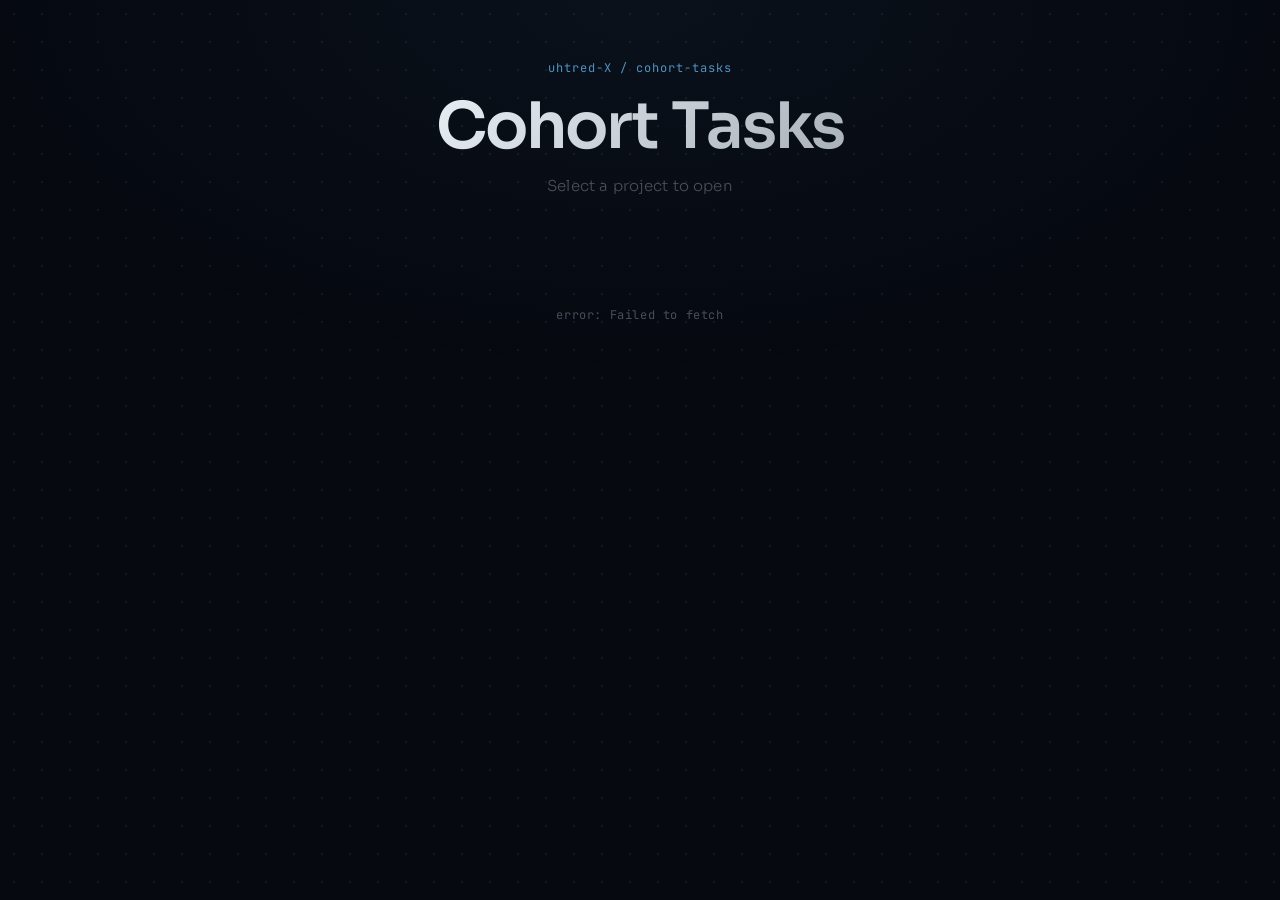
<file: index.html>
<!DOCTYPE html>
<html lang="en">
<head>
    <meta charset="UTF-8">
    <meta name="viewport" content="width=device-width, initial-scale=1.0">
    <title>Cohort Tasks</title>
    <link rel="preconnect" href="https://fonts.googleapis.com">
    <link rel="preconnect" href="https://fonts.gstatic.com" crossorigin>
    <link href="https://fonts.googleapis.com/css2?family=Sora:wght@300;400;500;600&family=JetBrains+Mono:wght@400;500&display=swap" rel="stylesheet">
    <link rel="stylesheet" href="style.css">
</head>
<body>
    <div class="bg-grid"></div>

    <div class="container">
        <header>
            <div class="eyebrow" id="eyebrow">uhtred-X / cohort-tasks</div>
            <h1 id="heading">Cohort Tasks</h1>
            <p class="subtitle" id="subtitle">Select a project to open</p>
            <a class="back-btn" id="back-btn" href="#" style="display:none">
                <svg width="14" height="14" viewBox="0 0 24 24" fill="none" stroke="currentColor" stroke-width="2" stroke-linecap="round" stroke-linejoin="round"><path d="M19 12H5M5 12l7 7M5 12l7-7"/></svg>
                Back
            </a>
        </header>

        <div class="grid" id="grid"></div>
        <div class="status" id="status"></div>
    </div>

    <script src="script.js"></script>
</body>
</html>
</file>
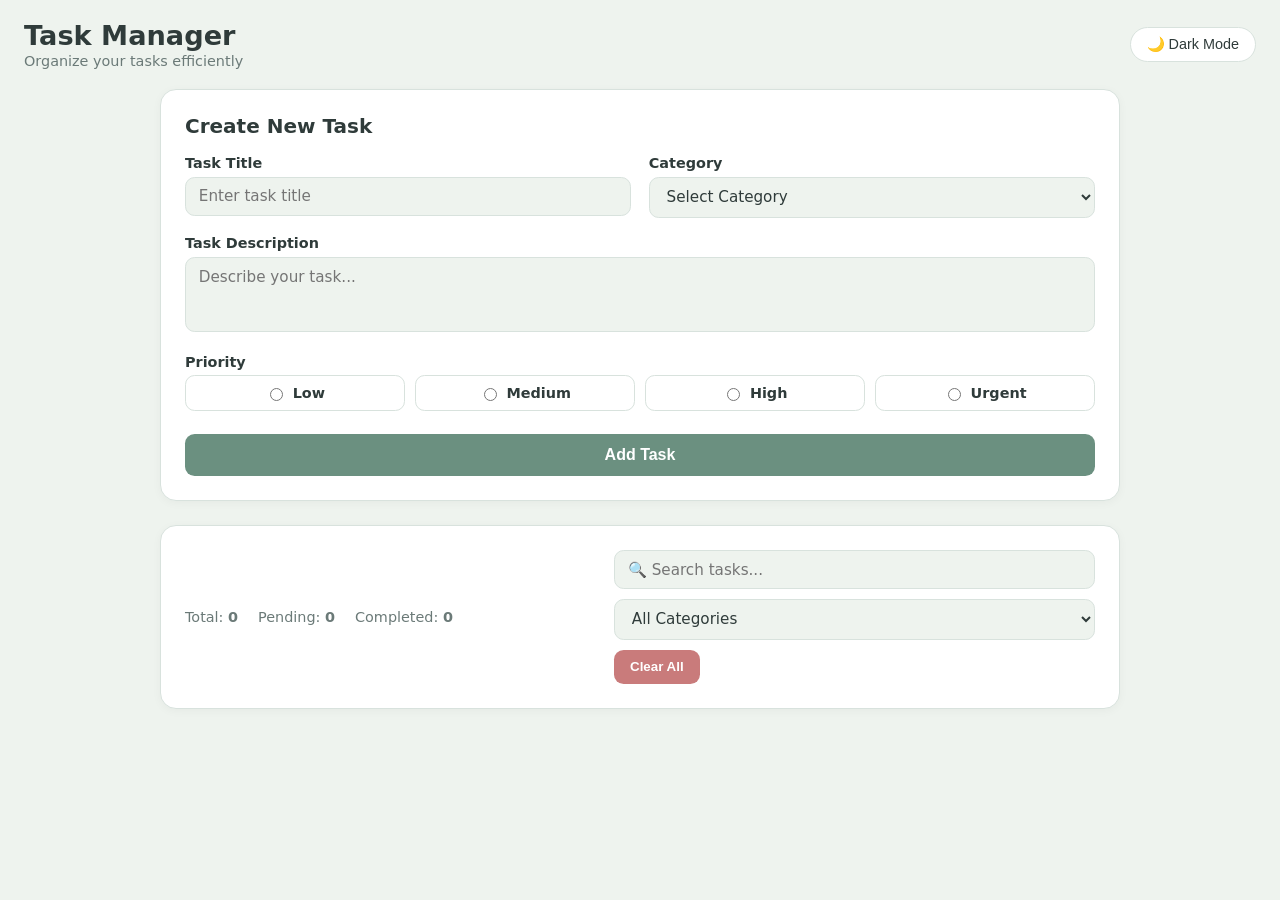
<file: Task7/index.html>
<!doctype html>
<html lang="en">
  <head>
    <meta charset="UTF-8" />
    <meta name="viewport" content="width=device-width, initial-scale=1.0" />
    <title>Task Manager</title>
    <link rel="stylesheet" href="style.css">
  </head>

  <body data-theme="light">
    <!-- ===================== HEADER ===================== -->
    <header class="topbar">
      <div class="brand">
        <h1>Task Manager</h1>
        <p>Organize your tasks efficiently</p>
      </div>

      <!-- Theme Toggle Switch -->
      <button id="themeToggle" class="theme-btn" type="button">
        🌙 Dark Mode
      </button>
    </header>

    <main>
      <!-- ===================== TASK FORM ===================== -->
      <section class="card form-card">
        <h2>Create New Task</h2>

        <form id="taskForm" class="form-grid">
          <!-- Title -->
          <div class="field">
            <label for="task-title">Task Title</label>
            <input type="text" id="task-title" placeholder="Enter task title" required />
          </div>

          <!-- Category -->
          <div class="field">
            <label for="task-category">Category</label>
            <select id="task-category" required>
              <option value="" selected disabled hidden>Select Category</option>
              <option>Work</option>
              <option>Personal</option>
              <option>Study</option>
              <option>Shopping</option>
              <option>Finance</option>
              <option>Other</option>
            </select>
          </div>

          <!-- Description -->
          <div class="field field-full">
            <label for="task-desc">Task Description</label>
            <textarea id="task-desc" rows="3" placeholder="Describe your task..." required></textarea>
          </div>

          <!-- Priority -->
          <div class="field field-full">
            <label>Priority</label>
            <div class="priority-group" id="priorityDiv">
              <label class="priority-option priority-low">
                <input type="radio" name="priority" value="Low" />
                <span>Low</span>
              </label>
              <label class="priority-option priority-medium">
                <input type="radio" name="priority" value="Medium" />
                <span>Medium</span>
              </label>
              <label class="priority-option priority-high">
                <input type="radio" name="priority" value="High" />
                <span>High</span>
              </label>
              <label class="priority-option priority-urgent">
                <input type="radio" name="priority" value="Urgent" />
                <span>Urgent</span>
              </label>
            </div>
          </div>

          <div class="field field-full">
            <button type="submit" class="btn-primary">Add Task</button>
          </div>
        </form>
      </section>

      <!-- ===================== TASK STATS + CONTROLS ===================== -->
      <section class="card controls-card">
        <div class="stats">
          <span>Total: <strong id="totalCount">0</strong></span>
          <span>Pending: <strong id="pendingCount">0</strong></span>
          <span>Completed: <strong id="completedCount">0</strong></span>
        </div>

        <div class="controls">
          <input type="text" id="searchInput" placeholder="🔍 Search tasks..." />

          <select id="filterCategory">
            <option value="All">All Categories</option>
            <option>Work</option>
            <option>Personal</option>
            <option>Study</option>
            <option>Shopping</option>
            <option>Finance</option>
            <option>Other</option>
          </select>

          <button id="clearAllBtn" class="btn-danger" type="button">Clear All</button>
        </div>
      </section>

      </section>

      <!-- ===================== TASK LIST ===================== -->
      <section id="task-container" class="task-grid"></section>
    </main>

    <script src="script.js"></script>
  </body>
</html>
</file>
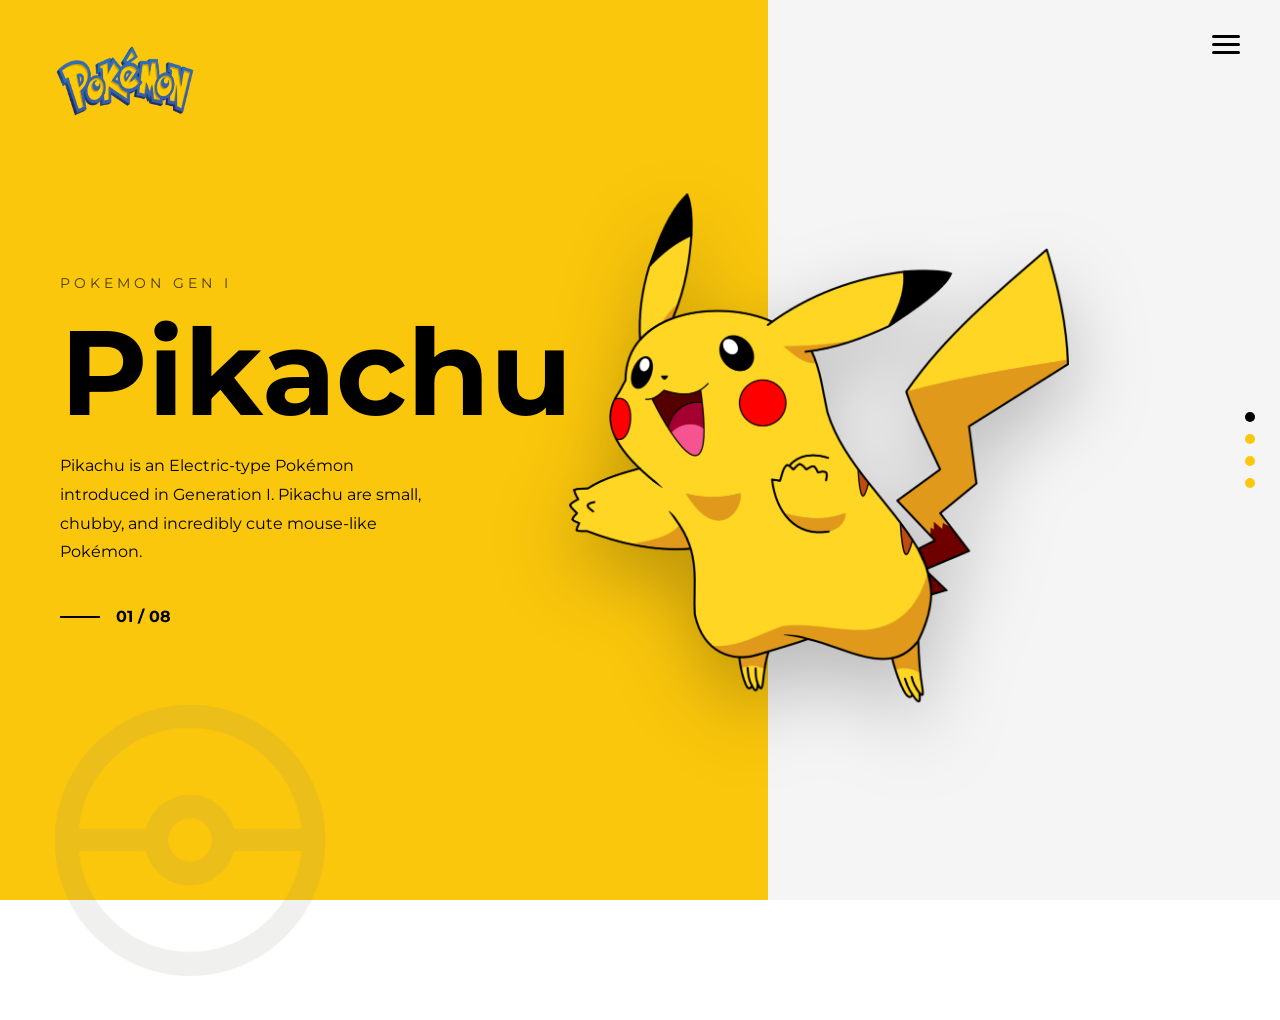
<file: Task1/Easy/index.html>
<!DOCTYPE html>
<html lang="en">
<head>
  <meta charset="UTF-8" />
  <meta name="viewport" content="width=device-width, initial-scale=1.0"/>
  <title>Pokémon – Gen I</title>

  <link rel="stylesheet" href="style.css" />
</head>
<body>

<div class="page">

  <!-- LEFT -->
  <section class="left">

    <div class="logo">
      <img src="images/logo.png" alt="Pokemon Logo">
    </div>

    <p class="gen-label">Pokemon Gen I</p>

    <h1 class="pokemon-name">Pikachu</h1>

    <p class="pokemon-desc">
      Pikachu is an Electric-type Pokémon introduced in Generation I.
      Pikachu are small, chubby, and incredibly cute mouse-like Pokémon.
    </p>

    <div class="counter">
      <span class="counter-line"></span>
      <span class="counter-text">01 / 08</span>
    </div>
    <img class="pokeball-bg" src="images/pokeball.png" alt="Pokeball">

  </section>

  <!-- RIGHT -->
  <section class="right">

    <div class="hamburger">
      <span></span>
      <span></span>
      <span></span>
    </div>

    <div class="dots">
      <div class="dot active"></div>
      <div class="dot"></div>
      <div class="dot"></div>
      <div class="dot"></div>
    </div>

  </section>

  <!-- CENTER IMAGE -->
  <div class="pokemon-img">
    <img src="images/pikachu.png" alt="Pikachu">
  </div>

</div>

</body>
</html>
</file>
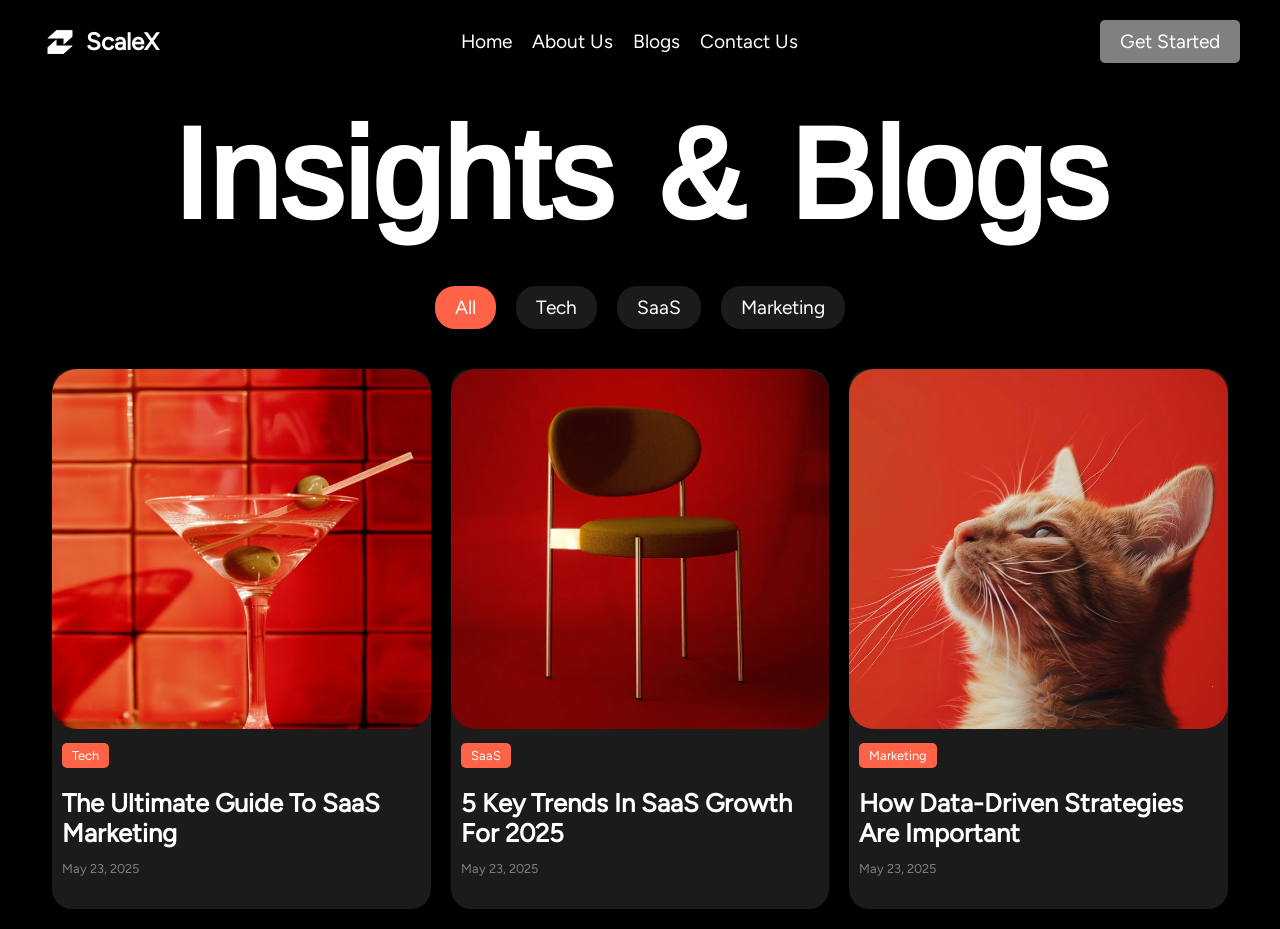
<file: Task2/Easy/index.html>
<!DOCTYPE html>
<html lang="en">

<head>
    <meta charset="UTF-8">
    <meta name="viewport" content="width=device-width, initial-scale=1.0">
    <title>ScaleX Insights & Blogs</title>
    <link rel="stylesheet" href="style.css">
</head>

<body>
    <header class="header">
        <a class="brand" href="#">
            <img src="logo.png" alt="site-logo">
            <span>ScaleX</span>
        </a>

        <nav class="main-nav">
            <a href="#">Home</a>
            <a href="#">About Us</a>
            <a href="#">Blogs</a>
            <a href="#">Contact Us</a>
        </nav>

        <a class="cta" href="#">Get Started</a>
    </header>
    <main>
        <section class="hero">
            <h1 class="hero-title">Insights & Blogs</h1>
            <div class="filters">
                <a class="filter active">All</a>
                <a class="filter">Tech</a>
                <a class="filter">SaaS</a>
                <a class="filter">Marketing</a>
            </div>
        </section>
        <section class="blog-grid">
            <div class="card-content">

                <img src="./images/tech.jpg" alt="Tech Image">
                <span class="tag">Tech</span>
                <h2>The Ultimate Guide To SaaS Marketing</h2>
                <time datetime="2025-05-23">May 23, 2025</time>
            </div>
            <div class="card-content">

                <img src="./images/saas.jpg" alt="SaaS Image">
                <span class="tag">SaaS</span>
                <h2>5 Key Trends In SaaS Growth For 2025</h2>
                <time datetime="2025-05-23">May 23, 2025</time>
            </div>
            <div class="card-content">

                <img src="./images/marketing.jpg" alt="Marketing Image">
                <span class="tag">Marketing</span>
                <h2>How Data-Driven Strategies Are Important</h2>
                <time datetime="2025-05-23">May 23, 2025</time>
            </div>
        </section>

    </main>
</body>

</html>
</file>
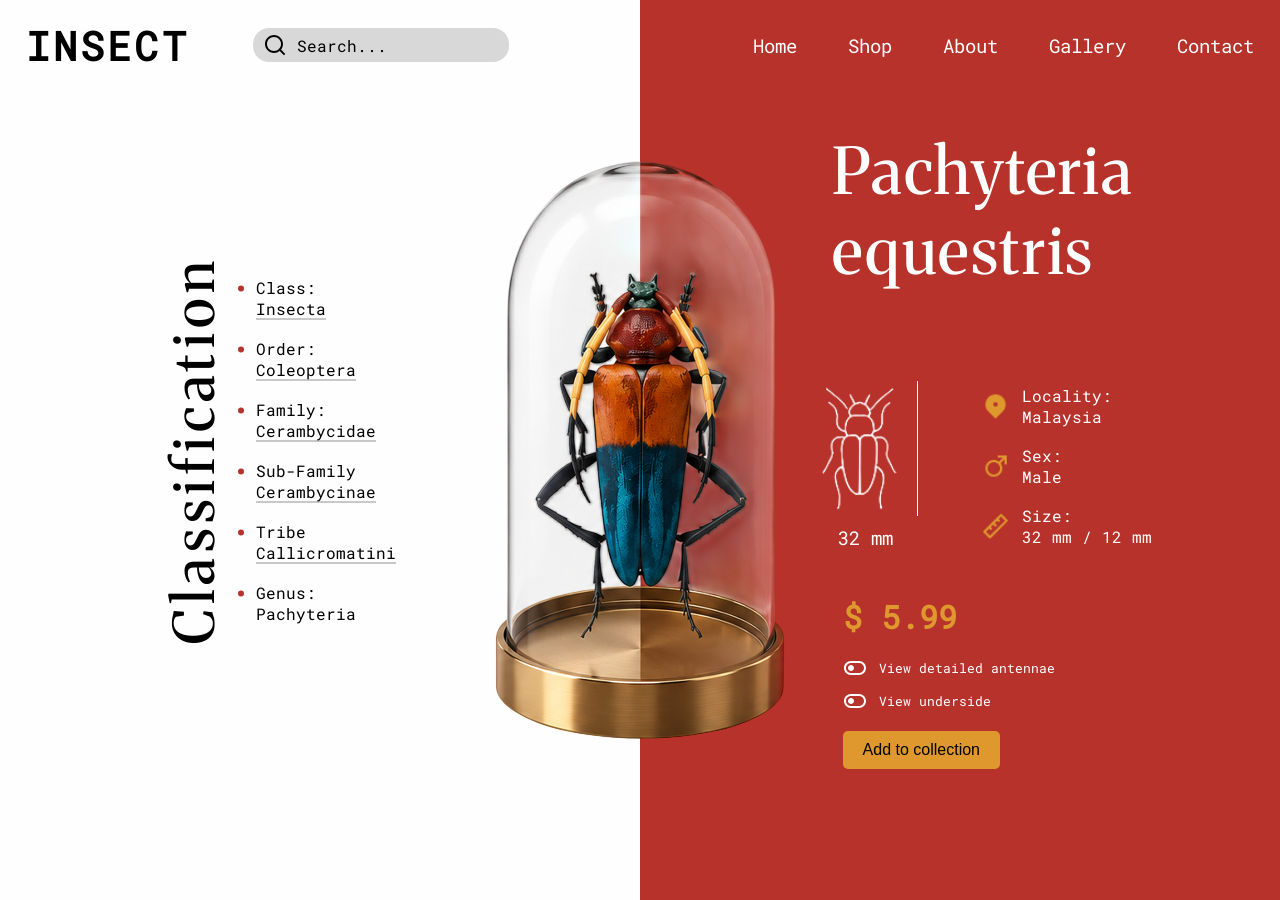
<file: Task2/Hard/index.html>
<!doctype html>
<html lang="en">
  <head>
    <meta charset="UTF-8" />
    <meta name="viewport" content="width=device-width, initial-scale=1.0" />
    <title>Insect</title>

    <link rel="stylesheet" href="./style.css" />
  </head>
  <body>
    <img
      class="insimg"
      src="./images/Untitled-Photoroom-Photoroom.png"
      alt=""
    />
    <div class="left-bg"></div>
    <div class="right-bg"></div>
    <header class="header">
      <div class="title">
        <h1>INSECT</h1>
        <div class="search-bar">
          <img src="./images/search-line.png" alt="search logo" />
          <p>Search...</p>
        </div>
      </div>
      <nav class="nav-links">
        <a href="#">Home</a>
        <a href="#">Shop</a>
        <a href="#">About</a>
        <a href="#">Gallery</a>
        <a href="#">Contact</a>
      </nav>
    </header>

    <main>
      <section>
        <div class="classification">
          <h1>Classification</h1>
          <div class="specs">
            <ul>
              <li>Class: <br />Insecta</li>
              <li>Order: <br />Coleoptera</li>
              <li>Family: <br />Cerambycidae</li>
              <li>Sub-Family <br />Cerambycinae</li>
              <li>Tribe <br />Callicromatini</li>
              <li>Genus: <br />Pachyteria</li>
            </ul>
          </div>
        </div>
      </section>
      <section class="details">
        <h2>Pachyteria <br />equestris</h2>
        <div class="naming-specs">
          <div class="micro-container">
            <img class="micro" src="./images/micro pic-Photoroom.png" alt="" />
            <p>32 mm</p>
          </div>
          <div class="det-container">
            <div class="det">
              <img src="./images/map-pin-2-fill.png" alt="" />
              <p>Locality: <br />Malaysia</p>
            </div>

            <div class="det">
              <img src="./images/men-line.png" alt="" />
              <p>Sex: <br />Male</p>
            </div>

            <div class="det">
              <img src="./images/ruler-line.png" alt="" />
              <p>Size: <br />32 mm / 12 mm</p>
            </div>
          </div>
        </div>

        <div class="price">
          <h3>$ 5.99</h3>
          <div class="toggle">
            <p><img src="./images/toggle-line.png" alt="toggle">View detailed antennae</p>
            <p><img src="./images/toggle-line.png" alt="toggle">View underside</p>
          </div>
          <button>Add to collection</button>
        </div>
      </section>
    </main>
  </body>
</html>
</file>
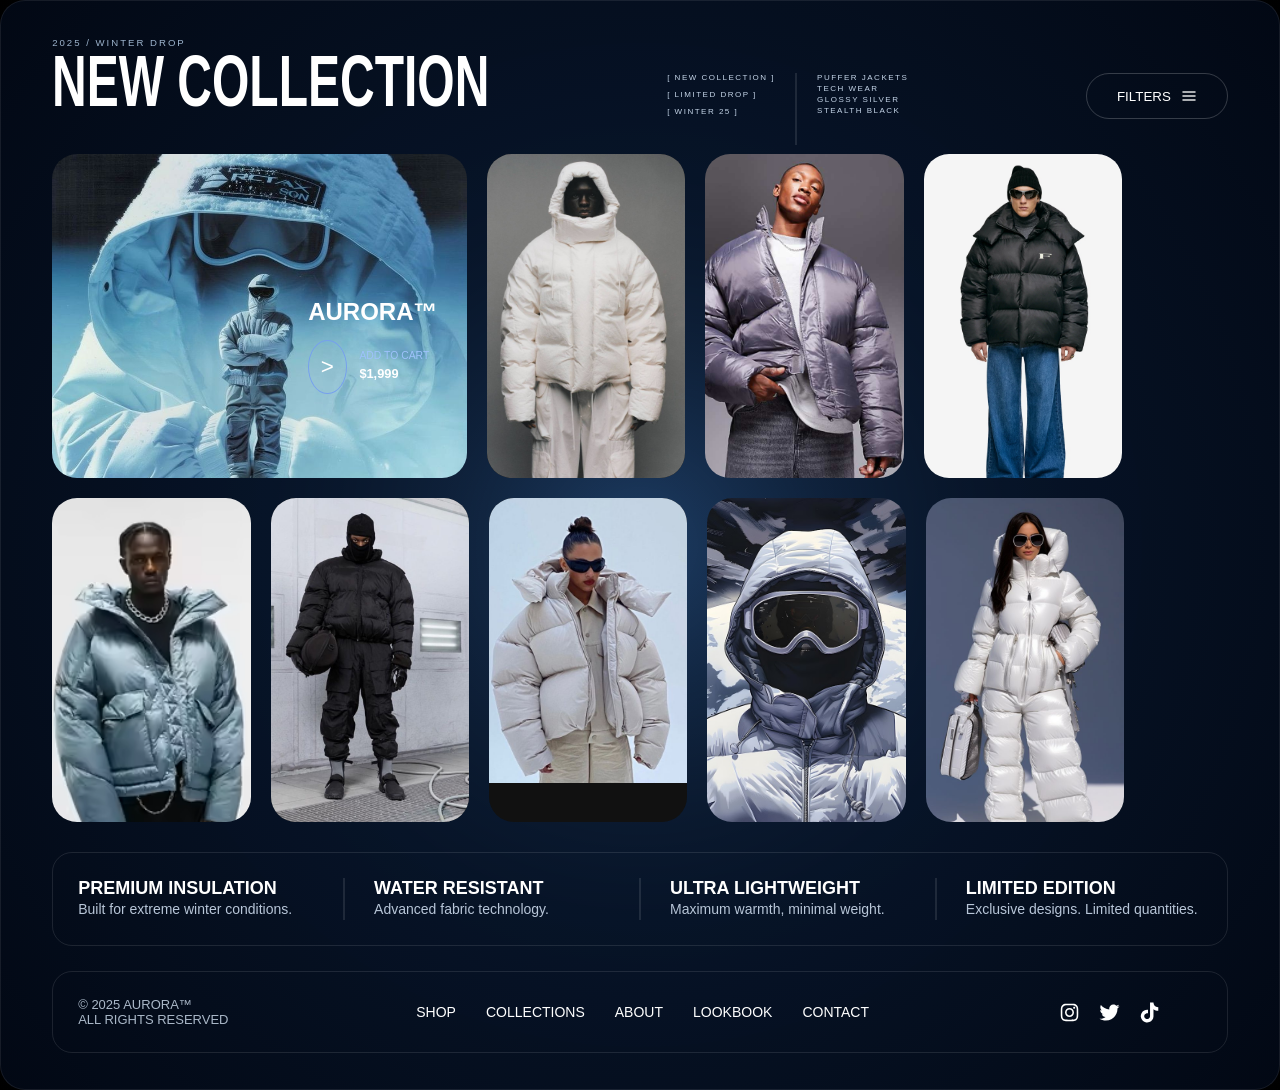
<file: Task2/Medium/index.html>
<!DOCTYPE html>
<html lang="en">

<head>
    <meta charset="UTF-8">
    <meta name="viewport" content="width=device-width, initial-scale=1.0">
    <title>Aurora Collection</title>
    <link rel="stylesheet" href="style.css">
</head>

<body>

    <div class="container">

        <div class="top-section">

            <div class="heading-section">
                <p class="small-text">2025 / WINTER DROP</p>
                <h1>NEW COLLECTION</h1>
            </div>

            <div class="menu-section">
                <div class="menu-column">
                    <p>[ NEW COLLECTION ]</p>
                    <p>[ LIMITED DROP ]</p>
                    <p>[ WINTER 25 ]</p>
                </div>
                <hr>
                <div class="menu-column2">
                    <p>PUFFER JACKETS</p>
                    <p>TECH WEAR</p>
                    <p>GLOSSY SILVER</p>
                    <p>STEALTH BLACK</p>
                </div>
            </div>

            <button class="filter-btn">FILTERS
                <img src="images/menu.png" alt="Menu Icon">
            </button>

        </div>


        <div class="cards-section">

            <div class="main-card">
                <img src="images/1.jpg"
                    alt="main">

                <div class="main-card-content">
                    <h2>AURORA™</h2>

                    <div class="price-box">
                        <div class="circle-btn"><span>></span></div>

                        <div>
                            <p>ADD TO CART</p>
                            <h3>$1,999</h3>
                        </div>
                    </div>
                </div>
            </div>


            <div class="small-card">
                <img src="images/2.jpg"
                    alt="">

                <div class="card-content">
                    <h3>AURORA SILVER</h3>
                    <p>REFLECTIVE PUFFER JACKET</p>
                    <span>WHITE • BLUE</span>
                    <h4>$1,999.99</h4>
                </div>
            </div>


            <div class="small-card">
                <img src="images/3.jpg"
                    alt="">

                <div class="card-content">
                    <h3>ORBIT SILVER</h3>
                    <p>HOLOGRAPHIC PUFFER</p>
                    <span>SILVER</span>
                    <h4>$1,999.99</h4>
                </div>
            </div>


            <div class="small-card">
                <img src="images/4.jpg"
                    alt="">

                <div class="card-content">
                    <h3>STEALTH BLACK</h3>
                    <p>HEAVY DOWN PUFFER</p>
                    <span>BLACK • WHITE</span>
                    <h4>$1,199.99</h4>
                </div>
            </div>


            <div class="small-card">
                <img src="images/5.jpg"
                    alt="">

                <div class="card-content">
                    <h3>GLACIER WHITE</h3>
                    <p>INSULATED PUFFER JACKET</p>
                    <span>GREY</span>
                    <h4>$1,299.99</h4>
                </div>
            </div>


            <div class="small-card">
                <img src="images/6.jpg"
                    alt="">

                <div class="card-content">
                    <h3>POLAR GLOSS</h3>
                    <p>BLUE PUFFER JACKET</p>
                    <span>BLUE GLOSS</span>
                    <h4>$1,299.99</h4>
                </div>
            </div>


            <div class="small-card">
                <img src="images/7.jpg"
                    alt="">

                <div class="card-content">
                    <h3>STEALTH BLACK</h3>
                    <p>HEAVY PUFFER JACKET</p>
                    <span>NAVY BLUE • BLACK</span>
                    <h4>$1,199.99</h4>
                </div>
            </div>


            <div class="small-card">
                <img src="images/8.jpg"
                    alt=""> 

                <div class="card-content">
                    <h3>DEEPFIELD BLUE</h3>
                    <p>TECH PUFFER JACKET</p>
                    <span>BLUE</span>
                    <h4>$1,299.99</h4>
                </div>
            </div>


            <div class="small-card">
                <img src="images/9.jpg"
                    alt="">

                <div class="card-content">
                    <h3>POLAR MIST</h3>
                    <p>WHITE PUFFER JACKET</p>
                    <span>WHITE</span>  
                    <h4>$1,299.99</h4>
                </div>
            </div>

        </div>


        <div class="features">

            <div class="feature-box">
                <h3>PREMIUM INSULATION</h3>
                <p>Built for extreme winter conditions.</p>
            </div>
            <hr>
            <div class="feature-box">
                <h3>WATER RESISTANT</h3>
                <p>Advanced fabric technology.</p>
            </div>
            <hr>
            <div class="feature-box">
                <h3>ULTRA LIGHTWEIGHT</h3>
                <p>Maximum warmth, minimal weight.</p>
            </div>
            <hr>
            <div class="feature-box">
                <h3>LIMITED EDITION</h3>
                <p>Exclusive designs. Limited quantities.</p>
            </div>

        </div>


        <footer class="footer">

            <div class="footer-left">
                <p>© 2025 AURORA™</p>
                <p>ALL RIGHTS RESERVED</p>
            </div>

            <div class="footer-center">
                <a href="#">SHOP</a>
                <a href="#">COLLECTIONS</a>
                <a href="#">ABOUT</a>
                <a href="#">LOOKBOOK</a>
                <a href="#">CONTACT</a>
            </div>

            <div class="footer-right">
                <img src="images/instagram-brands-solid-full.svg" alt="Instagram">
                <img src="images/twitter-brands-solid-full.svg" alt="Twitter">
                <img src="images/tiktok-brands-solid-full.svg" alt="TikTok">
            </div>

        </footer>

    </div>

</body>

</html>
</file>
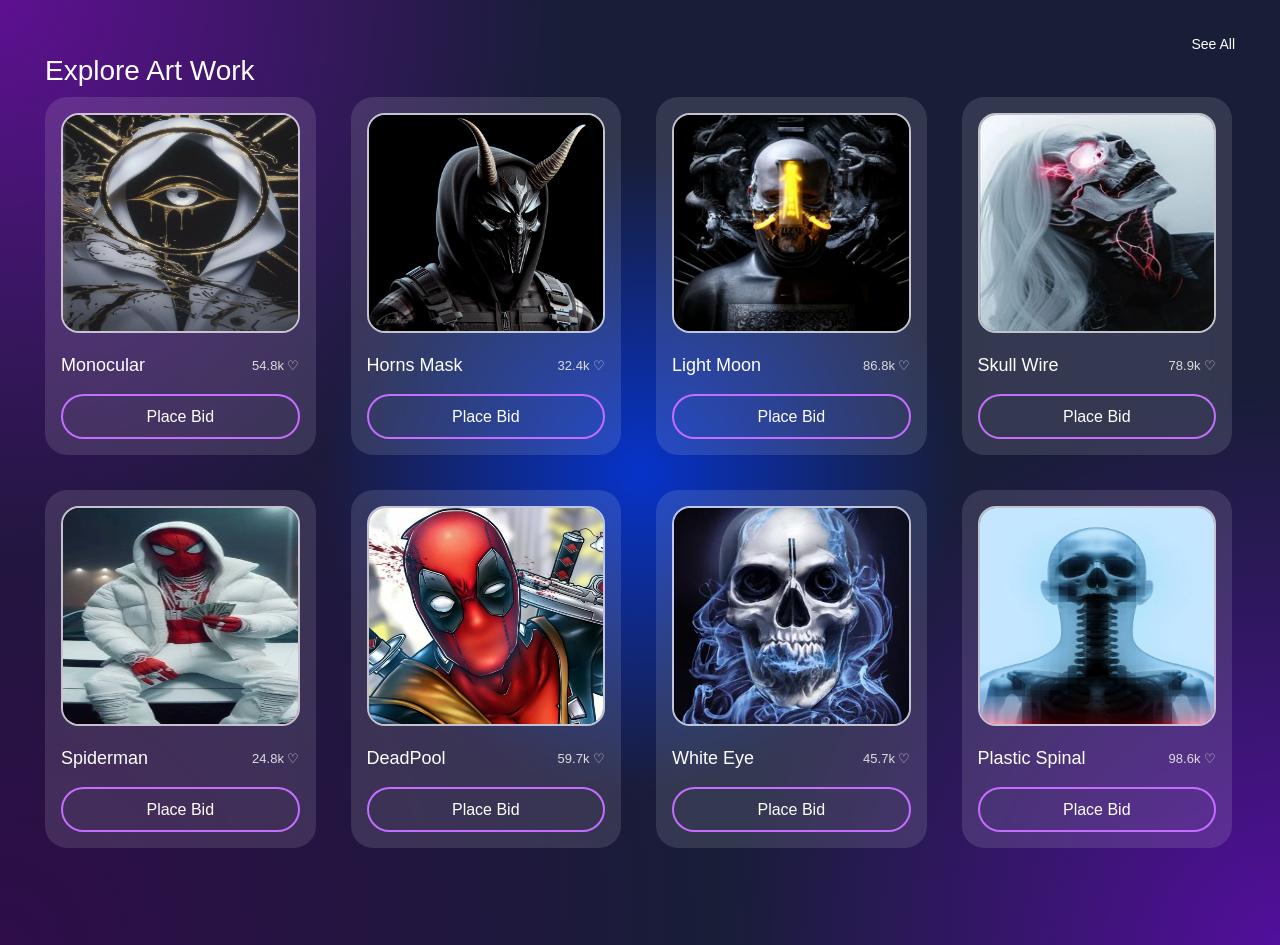
<file: Task3/Easy/index.html>
<!DOCTYPE html>
<html lang="en">
<head>
  <meta charset="UTF-8" />
  <meta name="viewport" content="width=device-width, initial-scale=1.0" />
  <title>Art Work Cards</title>

  <link rel="stylesheet" href="style.css" />
</head>
<body>

  <section class="art-section">
    <div class="top-bar">
      <h2>Explore Art Work</h2>
      <a href="#">See All</a>
    </div>

    <div class="card-wrapper">

      <div class="card">
        
        <img src="images/img1.jpg" alt="Monocular">

        <div class="card-info">
          <div class="text">
            <h3>Monocular</h3>
            <span>54.8k ♡</span>
          </div>

          <button>Place Bid</button>
        </div>
      </div>


      <div class="card">
        <img src="images/img2.jpg" alt="Horns Mask">

        <div class="card-info">
          <div class="text">
            <h3>Horns Mask</h3>
            <span>32.4k ♡</span>
          </div>

          <button>Place Bid</button>
        </div>
      </div>


      <div class="card">
        <img src="images/img3.jpeg" alt="Light Moon">

        <div class="card-info">
          <div class="text">
            <h3>Light Moon</h3>
            <span>86.8k ♡</span>
          </div>

          <button>Place Bid</button>
        </div>
      </div>


      <div class="card">
        <img src="images/img4.jpg" alt="Skull Wire">

        <div class="card-info">
          <div class="text">
            <h3>Skull Wire</h3>
            <span>78.9k ♡</span>
          </div>

          <button>Place Bid</button>
        </div>
      </div>


      <div class="card">
        <img src="images/img5.jpg" alt="Spiderman">

        <div class="card-info">
          <div class="text">
            <h3>Spiderman</h3>
            <span>24.8k ♡</span>
          </div>

          <button>Place Bid</button>
        </div>
      </div>


      <div class="card">
        <img src="images/img6.jpg" alt="DeadPool">

        <div class="card-info">
          <div class="text">
            <h3>DeadPool</h3>
            <span>59.7k ♡</span>
          </div>

          <button>Place Bid</button>
        </div>
      </div>


      <div class="card">
        <img src="images/img7.jpg" alt="White Eye">

        <div class="card-info">
          <div class="text">
            <h3>White Eye</h3>
            <span>45.7k ♡</span>
          </div>

          <button>Place Bid</button>
        </div>
      </div>


      <div class="card">
        <img src="images/img8.jpg" alt="Plastic Spinal">

        <div class="card-info">
          <div class="text">
            <h3>Plastic Spinal</h3>
            <span>98.6k ♡</span>
          </div>

          <button>Place Bid</button>
        </div>
      </div>

    </div>

  </section>

</body>
</html>
</file>
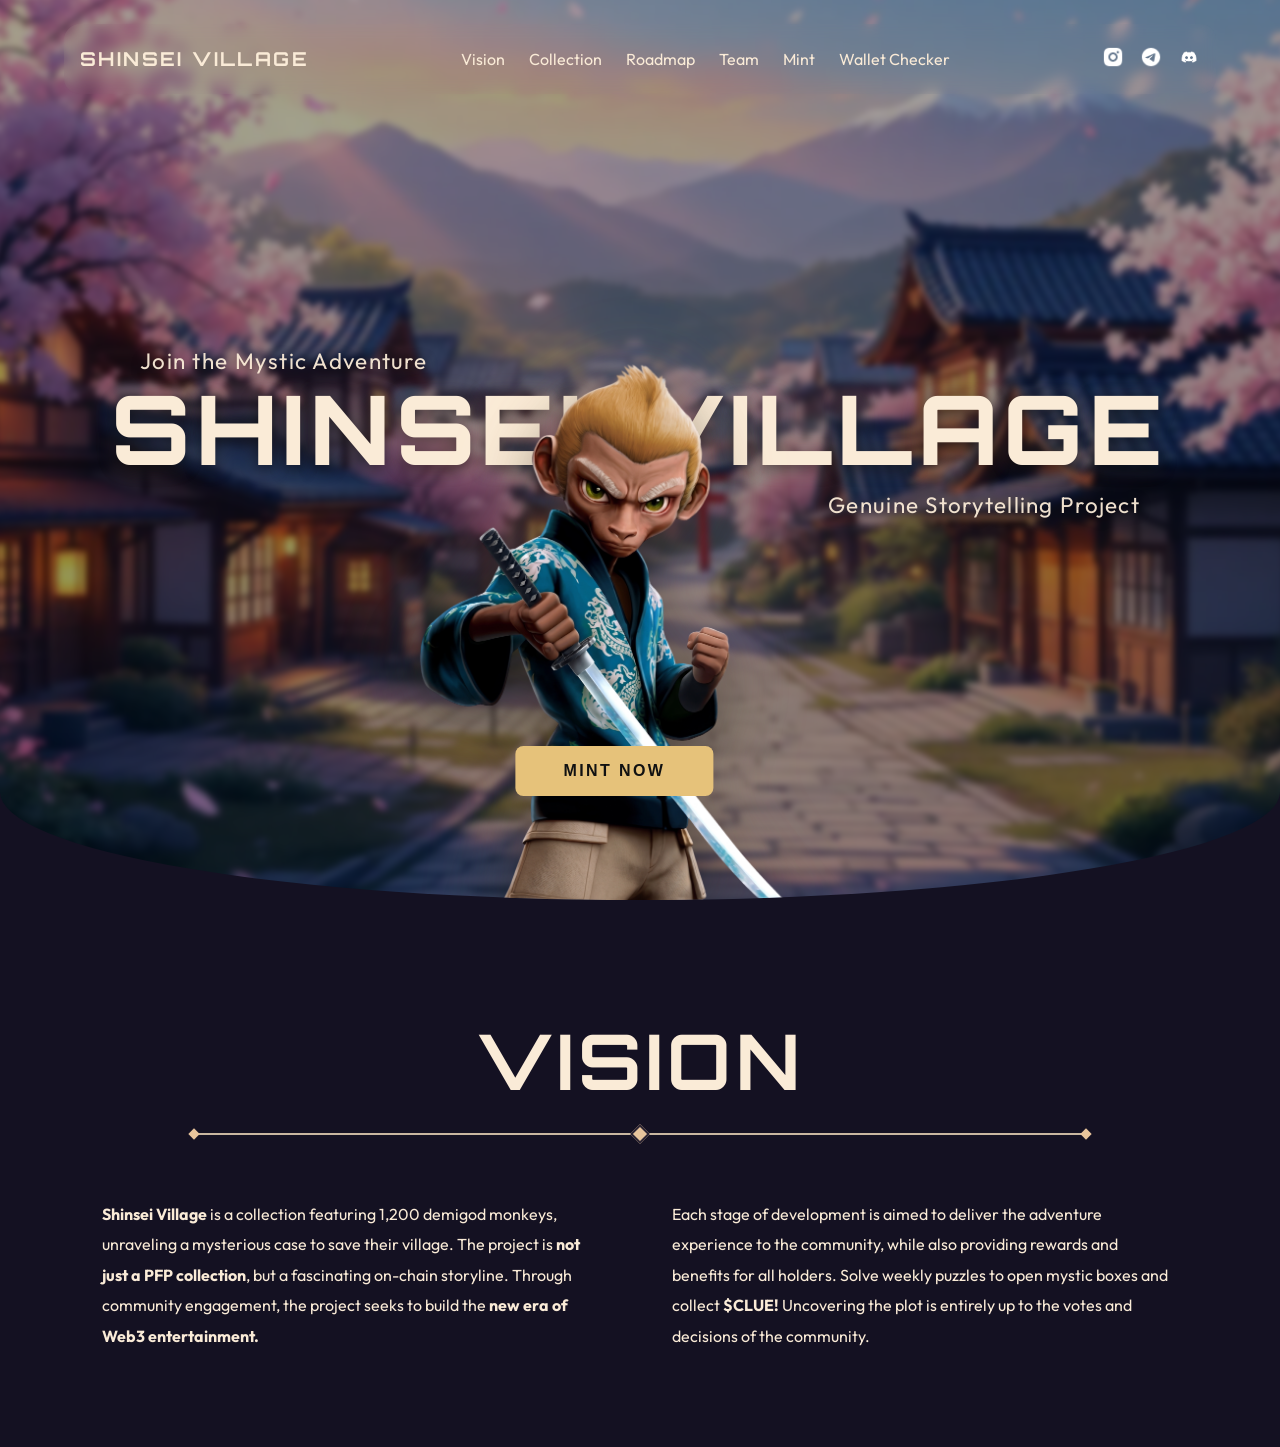
<file: Task3/Medium/index.html>
<!doctype html>
<html lang="en">

<head>
  <meta charset="UTF-8" />
  <meta name="viewport" content="width=device-width, initial-scale=1.0" />

  <title>Shinsei Village</title>

  <link
    href="https://fonts.googleapis.com/css2?family=Orbitron:wght@500;700;800&family=Outfit:wght@300;400;500;600&display=swap"
    rel="stylesheet" />

  <link rel="stylesheet" href="style.css" />
</head>

<body>

  <header class="hero-section">

    <nav class="navbar">

      <div class="logo">
        <h3>SHINSEI VILLAGE</h3>
      </div>

      <div class="nav-links">
        <a href="#">Vision</a>
        <a href="#">Collection</a>
        <a href="#">Roadmap</a>
        <a href="#">Team</a>
        <a href="#">Mint</a>
        <a href="#">Wallet Checker</a>
      </div>

      <div class="social-links">
        <a href="#">
          <img src="./images/instagram.png" alt="">
        </a>

        <a href="#">
          <img src="./images/telegram.png" alt="">
        </a>

        <a href="#">
          <img src="./images/discord.png" alt="">
        </a>
      </div>

    </nav>

    <div class="hero-text-wrapper">

      <p class="hero-subtitle">
        Join the Mystic Adventure
      </p>

      <h1 class="hero-title">
        SHINSEI VILLAGE
      </h1>

      <p class="hero-description">
        Genuine Storytelling Project
      </p>

    </div>

    <div class="hero-character-wrapper">

      <img class="hero-character" src="./images/samurai.png" alt="samurai">

      <button class="mint-button">
        MINT NOW
      </button>

    </div>

  </header>

  <section class="vision-section">

    <div class="section-header">

      <h2 class="section-title">
        VISION
      </h2>

      <div class="section-divider">
        <span class="divider-diamond"></span>
      </div>

    </div>

    <div class="vision-grid">

      <p class="vision-text">

        <strong>Shinsei Village</strong> is a collection featuring
        1,200 demigod monkeys, unraveling a mysterious case to save
        their village.

        The project is <strong>not just a PFP collection</strong>,
        but a fascinating on-chain storyline.

        Through community engagement, the project seeks to build the
        <strong>new era of Web3 entertainment.</strong>

      </p>

      <p class="vision-text">

        Each stage of development is aimed to deliver the adventure
        experience to the community, while also providing rewards
        and benefits for all holders.

        Solve weekly puzzles to open mystic boxes and collect
        <strong>$CLUE!</strong>

        Uncovering the plot is entirely up to the votes and
        decisions of the community.

      </p>

    </div>

  </section>

</body>

</html>
</file>
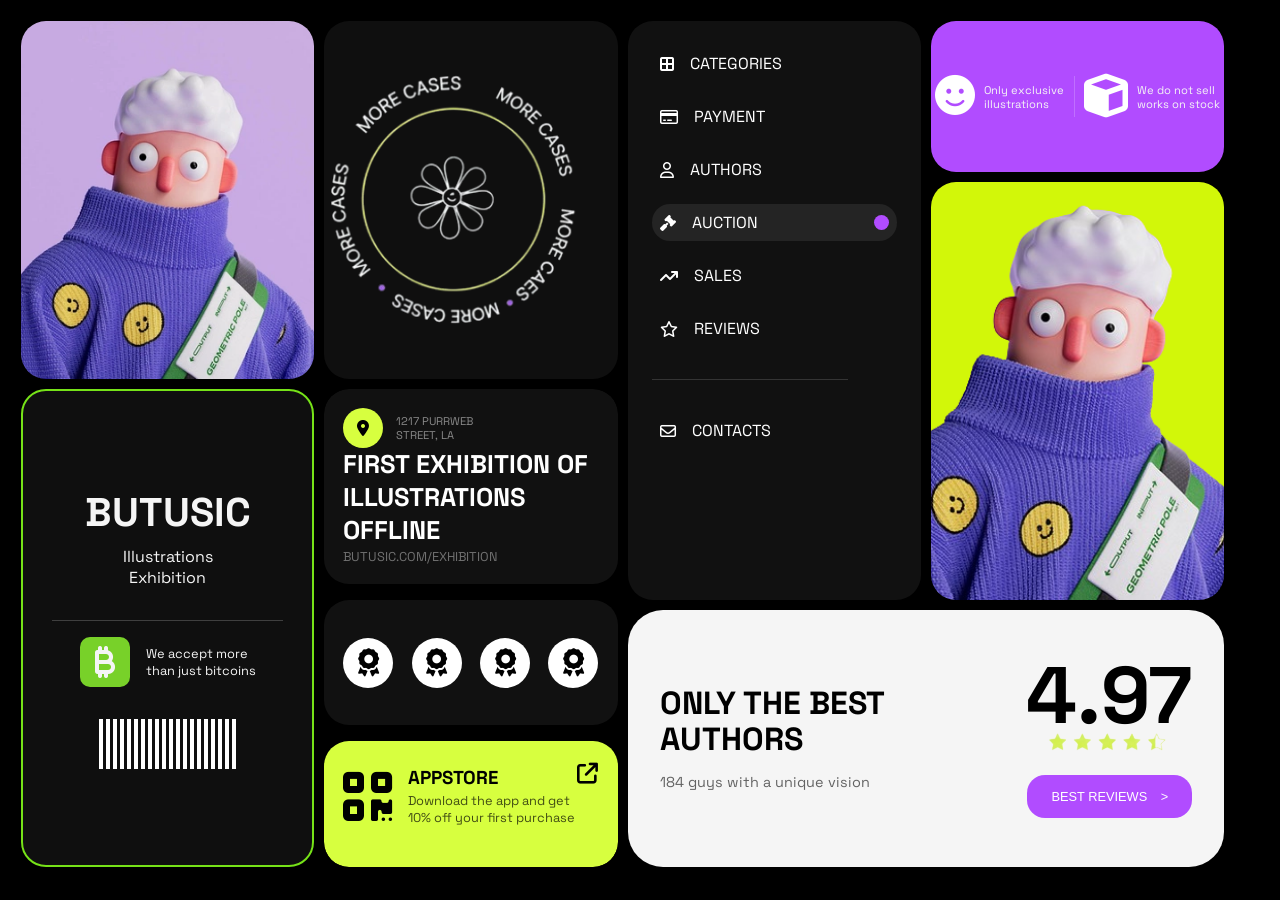
<file: Task4/Easy/index.html>
<!doctype html>
<html lang="en">

<head>
  <meta charset="UTF-8" />
  <meta name="viewport" content="width=device-width, initial-scale=1.0" />
  <link rel="preconnect" href="https://fonts.googleapis.com">
  <link rel="preconnect" href="https://fonts.gstatic.com" crossorigin>

  <link href="https://fonts.googleapis.com/css2?family=Space+Grotesk:wght@300;400;500;700&display=swap"
    rel="stylesheet">
  <link rel="stylesheet" href="https://cdnjs.cloudflare.com/ajax/libs/font-awesome/6.5.1/css/all.min.css" />
  <title>BUTUSIC EXHIBITION</title>
  <link rel="stylesheet" href="style.css" />
</head>

<body>
  <main class="dashboard">
    <section class="artist-card">
      <img src="images/artist.jpg" alt="Artist" />
    </section>

    <section class="exhibition-card">
      <img src="images/circle.png" alt="Circle" />
    </section>
    <aside class="sidebar-menu">
      <div class="menu-item">
        <div class="menu-left">
          <i class="fa-solid fa-border-all"></i>
          <span>Categories</span>
        </div>
      </div>

      <div class="menu-item">
        <div class="menu-left">
          <i class="fa-regular fa-credit-card"></i>
          <span>Payment</span>
        </div>
      </div>

      <div class="menu-item">
        <div class="menu-left">
          <i class="fa-regular fa-user"></i>
          <span>Authors</span>
        </div>
      </div>

      <div class="menu-item active">
        <div class="menu-left">
          <i class="fa-solid fa-gavel"></i>
          <span>Auction</span>
        </div>

        <div class="status-dot"></div>
      </div>

      <div class="menu-item">
        <div class="menu-left">
          <i class="fa-solid fa-arrow-trend-up"></i>
          <span>Sales</span>
        </div>
      </div>

      <div class="menu-item">
        <div class="menu-left">
          <i class="fa-regular fa-star"></i>
          <span>Reviews</span>
        </div>
      </div>

      <div class="divider"></div>

      <div class="menu-item">
        <div class="menu-left">
          <i class="fa-regular fa-envelope"></i>
          <span>Contacts</span>
        </div>
      </div>
    </aside>

    <section class="announcement-card">
      <div class="emoji"><i class="fa-solid fa-face-smile"></i></div>
      <span>Only exclusive <br>illustrations</span>
      <div class="vertical-divider"></div>
      <div class="cube"> <i class="fa-solid fa-cube"></i> </div>
      <span>We do not sell <br> works on stock</span>
    </section>
    <section class="artist2-card">
      <img src="images/artist2.png" alt="artist2">
    </section>
    <section class="bitcoin-card">
      <div class="butusic">
        <h1>BUTUSIC</h1>
        <p>Illustrations<br>Exhibition</p>

      </div>
      <div class="horizontal-divider"></div>
      <div class="bitcoin-flex">
        <div class="bitcoin-icon"><i class="fa-solid fa-bitcoin-sign"></i></div>
        <div class="desc">We accept more <br>than just bitcoins</div>
      </div>
      <div class="barcode">
        <div class="barcode">

          <span></span>
          <span></span>
          <span></span>
          <span></span>
          <span></span>
          <span></span>
          <span></span>
          <span></span>
          <span></span>
          <span></span>
          <span></span>
          <span></span>
          <span></span>
          <span></span>
          <span></span>
          <span></span>
          <span></span>
          <span></span>
          <span></span>
          <span></span>

        </div>
      </div>
    </section>

    <section class="qr-card">

    <div class="exhibition-info">

        <div class="location">

            <div class="location-icon">
                <i class="fa-solid fa-location-dot"></i>
            </div>

            <p>
                1217 PURRWEB <br>
                STREET, LA
            </p>

        </div>

        <h2>
            FIRST EXHIBITION OF
            ILLUSTRATIONS OFFLINE
        </h2>

        <span>BUTUSIC.COM/EXHIBITION</span>

    </div>

    <div class="awards-card">

        <div class="award">
            <i class="fa-solid fa-award"></i>
        </div>

        <div class="award">
            <i class="fa-solid fa-award"></i>
        </div>

        <div class="award">
            <i class="fa-solid fa-award"></i>
        </div>

        <div class="award">
            <i class="fa-solid fa-award"></i>
        </div>

    </div>

    <div class="appstore-card">

        <div class="app-left">
                <i class="fa-solid fa-qrcode"></i>
            

            <div class="app-text">

                <h3>APPSTORE</h3>

                <p>
                    Download the app and get
                    10% off your first purchase
                </p>

            </div>

        </div>

        <div class="arrow-icon">
            <i class="fa-solid fa-arrow-up-right-from-square"></i>
        </div>

    </div>

</section>

    <section class="review-card">
      <div class="review-left">
        <h1>Only the best <br>authors</h1>
        <p>184 guys with a unique vision</p>
      </div>
      <div class="review-right">
        <h1>4.97</h1> 
      
      <img src="images/stars.png" alt="stars">
      <button class="review-btn">BEST REVIEWS &ensp; ></button>
      </div>
      </section> 
  </main>
</body>

</html>
</file>
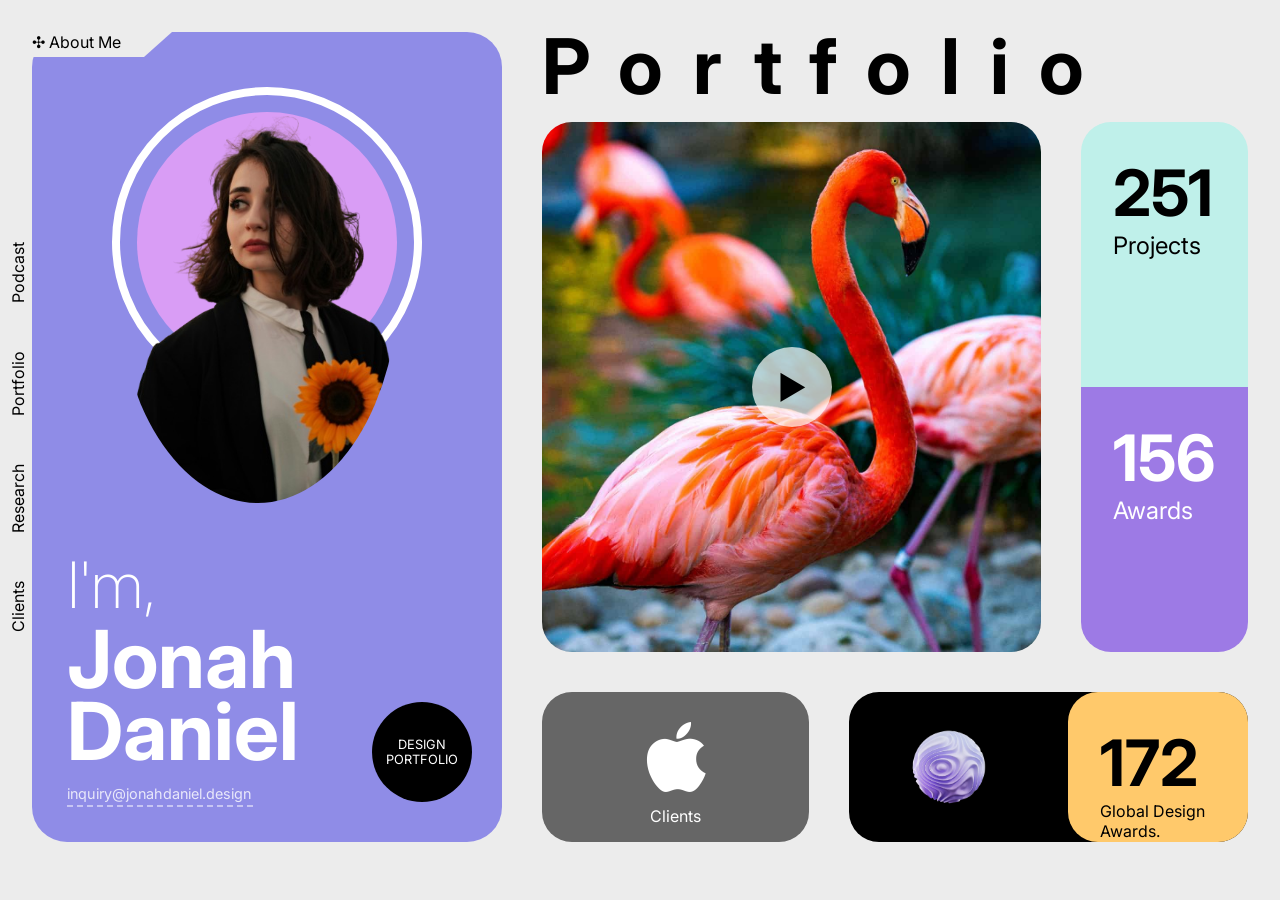
<file: Task4/Hard/index.html>
<!DOCTYPE html>
<html lang="en">
<head>
    <meta charset="UTF-8">
    <meta name="viewport" content="width=device-width, initial-scale=1.0">
    <title>Portifolio</title>
    <link rel="stylesheet" href="style.css">
    <link rel="preconnect" href="https://fonts.googleapis.com">
    <link href="https://fonts.googleapis.com/css2?family=Inter:wght@400;700&display=swap" rel="stylesheet">
    <link rel="stylesheet" href="https://cdnjs.cloudflare.com/ajax/libs/font-awesome/5.15.3/css/all.min.css">
</head>
<body>
    <main class="portfolio-layout">

    <section class="profile-card">


        <div class="purple-circle"></div>

        <div class="white-ring"></div>
        <img
            class="profile-image"
            src="images/profile.png"
            alt="profile"
        >

        <div class="profile-text">

            <p class="small-text">I'm,</p>

            <h1>
                Jonah<br>
                Daniel
            </h1>

            <span>
                inquiry@jonahdaniel.design
            </span>
            <hr>

        </div>

        <div class="profile-badge">
            DESIGN<br>PORTFOLIO
        </div>

        <div class="side-menu">

            <span>Clients</span>
            <span>Research</span>
            <span>Portfolio</span>
            <span>Podcast</span>

        </div>

    </section>

    <section class="content-area">

        <div class="hero-title">
            <h1>Portfolio</h1>
        </div>

        <div class="flamingo-card">

            <img
                src="images/flamingo.jpg"
                alt="flamingo"
            >

            <div class="play-button">
                ▶
            </div>

        </div>

        <div class="stats-stack">

            <div class="stat-card mint">

                <h2>251</h2>

                <p>Projects</p>

            </div>

            <div class="stat-card purple">

                <h2>156</h2>

                <p>Awards</p>

            </div>

        </div>

        <div class="bottom-row">

            <div class="clients-card">

                <div class="apple-logo">
                <i class="fab fa-apple"></i>
                </div>

                <p>Clients</p>

            </div>

            <div class="orb-wrapper">

                <div class="orb-card">
                    <img src="images/orb.png" alt="orb">
                </div>

                <div class="award-card">

                    <h2>172</h2>

                    <p>
                        Global Design<br>
                        Awards.
                    </p>

                </div>

            </div>

        </div>

    </section>

</main>
</body>
</html>
</file>
<file: style.css>
*, *::before, *::after {
    margin: 0;
    padding: 0;
    box-sizing: border-box;
}

:root {
    --bg: #060910;
    --surface: #0d1117;
    --surface-2: #161b22;
    --border: rgba(255,255,255,0.08);
    --border-hover: rgba(99,179,237,0.4);
    --accent: #63b3ed;
    --accent-dim: rgba(99,179,237,0.12);
    --text-primary: #e6edf3;
    --text-secondary: #7d8590;
    --text-muted: #484f58;
    --grid-color: rgba(255,255,255,0.03);
    --font: 'Sora', sans-serif;
    --mono: 'JetBrains Mono', monospace;
}

body {
    min-height: 100vh;
    background: var(--bg);
    color: var(--text-primary);
    font-family: var(--font);
    padding: 60px 40px 80px;
    position: relative;
    overflow-x: hidden;
}

/* Dot grid background */
.bg-grid {
    position: fixed;
    inset: 0;
    background-image:
        radial-gradient(circle, rgba(255,255,255,0.06) 1px, transparent 1px);
    background-size: 28px 28px;
    pointer-events: none;
    z-index: 0;
}

/* Radial fade on top of grid */
body::before {
    content: '';
    position: fixed;
    inset: 0;
    background: radial-gradient(ellipse 80% 60% at 50% 0%, rgba(99,179,237,0.05) 0%, transparent 70%);
    pointer-events: none;
    z-index: 0;
}

.container {
    max-width: 1100px;
    margin: 0 auto;
    position: relative;
    z-index: 1;
}

/* Header */
header {
    text-align: center;
    margin-bottom: 64px;
}

.eyebrow {
    font-family: var(--mono);
    font-size: 12px;
    color: var(--accent);
    letter-spacing: 0.08em;
    margin-bottom: 16px;
    opacity: 0.8;
}

h1 {
    font-size: clamp(36px, 6vw, 64px);
    font-weight: 600;
    letter-spacing: -0.03em;
    line-height: 1.1;
    background: linear-gradient(135deg, #e6edf3 30%, #7d8590);
    -webkit-background-clip: text;
    -webkit-text-fill-color: transparent;
    background-clip: text;
    margin-bottom: 14px;
}

.subtitle {
    font-size: 15px;
    color: var(--text-muted);
    font-weight: 300;
    letter-spacing: 0.01em;
}

/* Back button */
.back-btn {
    display: inline-flex;
    align-items: center;
    gap: 6px;
    margin-top: 20px;
    font-family: var(--mono);
    font-size: 12px;
    color: var(--text-secondary);
    text-decoration: none;
    border: 1px solid var(--border);
    border-radius: 20px;
    padding: 5px 14px;
    transition: color 0.2s, border-color 0.2s;
}

.back-btn:hover {
    color: var(--accent);
    border-color: var(--border-hover);
}

/* Grid */
.grid {
    display: grid;
    grid-template-columns: repeat(auto-fill, minmax(280px, 1fr));
    gap: 16px;
}

/* Card */
.card {
    background: var(--surface);
    border: 1px solid var(--border);
    border-radius: 12px;
    padding: 24px 26px;
    text-decoration: none;
    color: var(--text-primary);
    transition: border-color 0.2s ease, background 0.2s ease, transform 0.2s ease;
    display: flex;
    flex-direction: column;
    gap: 14px;
    opacity: 0;
    transform: translateY(16px);
    animation: fadeUp 0.4s ease forwards;
    position: relative;
    overflow: hidden;
}

.card::before {
    content: '';
    position: absolute;
    top: 0;
    left: 0;
    right: 0;
    height: 1px;
    background: linear-gradient(90deg, transparent, rgba(99,179,237,0.3), transparent);
    opacity: 0;
    transition: opacity 0.2s ease;
}

.card:hover {
    border-color: var(--border-hover);
    background: var(--surface-2);
    transform: translateY(-3px);
}

.card:hover::before {
    opacity: 1;
}

.card-top {
    display: flex;
    align-items: center;
    justify-content: space-between;
}

.card-icon {
    width: 36px;
    height: 36px;
    background: var(--accent-dim);
    border-radius: 8px;
    display: flex;
    align-items: center;
    justify-content: center;
}

.card-icon svg {
    width: 18px;
    height: 18px;
    stroke: var(--accent);
}

.card-arrow {
    color: var(--text-muted);
    transition: color 0.2s ease, transform 0.2s ease;
}

.card:hover .card-arrow {
    color: var(--accent);
    transform: translate(2px, -2px);
}

.card h2 {
    font-size: 15px;
    font-weight: 500;
    text-transform: capitalize;
    letter-spacing: -0.01em;
    color: var(--text-primary);
    line-height: 1.3;
}

.card-meta {
    font-family: var(--mono);
    font-size: 11px;
    color: var(--text-muted);
    letter-spacing: 0.04em;
}

/* Stagger animation delays */
.card:nth-child(1) { animation-delay: 0.05s }
.card:nth-child(2) { animation-delay: 0.10s }
.card:nth-child(3) { animation-delay: 0.15s }
.card:nth-child(4) { animation-delay: 0.20s }
.card:nth-child(5) { animation-delay: 0.25s }
.card:nth-child(6) { animation-delay: 0.30s }
.card:nth-child(7) { animation-delay: 0.35s }
.card:nth-child(8) { animation-delay: 0.40s }
.card:nth-child(9) { animation-delay: 0.45s }
.card:nth-child(n+10) { animation-delay: 0.50s }

@keyframes fadeUp {
    to { opacity: 1; transform: translateY(0); }
}

/* Skeleton loaders */
.skeleton {
    background: var(--surface);
    border: 1px solid var(--border);
    border-radius: 12px;
    padding: 24px 26px;
    display: flex;
    flex-direction: column;
    gap: 14px;
}

.skeleton-line {
    background: linear-gradient(90deg, var(--surface-2) 25%, rgba(255,255,255,0.05) 50%, var(--surface-2) 75%);
    background-size: 200% 100%;
    border-radius: 4px;
    animation: shimmer 1.4s infinite;
}

@keyframes shimmer {
    0% { background-position: 200% 0; }
    100% { background-position: -200% 0; }
}

/* Status */
.status {
    text-align: center;
    margin-top: 48px;
    font-family: var(--mono);
    font-size: 12px;
    color: var(--text-muted);
    letter-spacing: 0.05em;
}

/* Responsive */
@media (max-width: 600px) {
    body { padding: 40px 20px 60px; }
    .grid { grid-template-columns: 1fr; }
}
</file>
<file: Task7/style.css>
:root {
  --bg: #eef3ee;          /* soft sage background */
  --card-bg: #ffffff;
  --text: #2f3b3a;
  --text-muted: #6b7a78;
  --accent: #6b9080;       /* calm sage green */
  --accent-dark: #4f6f63;
  --border: #d8e2dd;
  --danger: #c97b7b;
  --danger-dark: #b35f5f;
}

[data-theme="dark"] {
  --bg: #1c232b;
  --card-bg: #262f39;
  --text: #e7edf2;
  --text-muted: #a3b1bd;
  --accent: #7fa99b;
  --accent-dark: #61897b;
  --border: #38424d;
  --danger: #d68f8f;
  --danger-dark: #c06d6d;
}

* {
  box-sizing: border-box;
}

body {
  margin: 0;
  min-height: 100vh;
  background-color: var(--bg);
  color: var(--text);
  font-family: "Segoe UI", system-ui, sans-serif;
  transition: background-color 0.3s ease, color 0.3s ease;
}

main {
  max-width: 1000px;
  margin: 0 auto;
  padding: 0 1.25rem 3rem;
  display: flex;
  flex-direction: column;
  gap: 1.5rem;
}

/* ===================== HEADER ===================== */
.topbar {
  display: flex;
  align-items: center;
  justify-content: space-between;
  padding: 1.25rem 1.5rem;
}

.brand h1 {
  margin: 0;
  font-size: 1.7rem;
  font-weight: 700;
}

.brand p {
  margin: 0.15rem 0 0;
  color: var(--text-muted);
  font-size: 0.9rem;
}

.theme-btn {
  background: var(--card-bg);
  border: 1px solid var(--border);
  color: var(--text);
  padding: 0.5rem 1rem;
  border-radius: 999px;
  cursor: pointer;
  font-size: 0.9rem;
}

.theme-btn:hover {
  border-color: var(--accent);
}

/* ===================== CARDS ===================== */
.card {
  background: var(--card-bg);
  border: 1px solid var(--border);
  border-radius: 1rem;
  padding: 1.5rem;
  box-shadow: 0 2px 10px rgba(0, 0, 0, 0.04);
}

.card h2 {
  margin-top: 0;
  font-size: 1.25rem;
}

.hint {
  color: var(--text-muted);
  font-size: 0.85rem;
}

/* ===================== FORM ===================== */
.form-grid {
  display: grid;
  grid-template-columns: 1fr 1fr;
  gap: 1.1rem;
}

.field-full {
  grid-column: 1 / -1;
}

label {
  display: block;
  margin-bottom: 0.35rem;
  font-weight: 600;
  font-size: 0.9rem;
  color: var(--text);
}

input[type="text"],
select,
textarea {
  width: 100%;
  padding: 0.6rem 0.8rem;
  border: 1px solid var(--border);
  border-radius: 0.6rem;
  background: var(--bg);
  color: var(--text);
  font-size: 0.95rem;
  font-family: inherit;
}

input[type="text"]:focus,
select:focus,
textarea:focus {
  outline: none;
  border-color: var(--accent);
}

textarea {
  resize: none;
}

/* ===================== PRIORITY ===================== */
.priority-group {
  display: grid;
  grid-template-columns: repeat(4, 1fr);
  gap: 0.6rem;
}

.priority-option {
  display: flex;
  align-items: center;
  justify-content: center;
  gap: 0.4rem;
  padding: 0.55rem;
  border: 1px solid var(--border);
  border-radius: 0.6rem;
  cursor: pointer;
  font-size: 0.9rem;
}

.priority-option:hover {
  background: var(--bg);
}

/* ===================== BUTTONS ===================== */
.btn-primary {
  width: 100%;
  padding: 0.75rem;
  border: none;
  border-radius: 0.6rem;
  background: var(--accent);
  color: white;
  font-weight: 600;
  font-size: 1rem;
  cursor: pointer;
  transition: background 0.2s;
}

.btn-primary:hover {
  background: var(--accent-dark);
}

.btn-danger {
  padding: 0.6rem 1rem;
  border: none;
  border-radius: 0.6rem;
  background: var(--danger);
  color: white;
  font-weight: 600;
  cursor: pointer;
}

.btn-danger:hover {
  background: var(--danger-dark);
}

.btn-small {
  padding: 0.4rem 0.8rem;
  border: none;
  border-radius: 0.5rem;
  font-size: 0.85rem;
  cursor: pointer;
  color: white;
}

.btn-edit {
  background: var(--accent);
}
.btn-edit:hover {
  background: var(--accent-dark);
}

.btn-complete {
  background: #8aa9c9;
}
.btn-complete:hover {
  background: #6f8fb0;
}

.btn-delete {
  background: var(--danger);
}
.btn-delete:hover {
  background: var(--danger-dark);
}

/* ===================== CONTROLS ===================== */
.controls-card {
  display: flex;
  flex-wrap: wrap;
  align-items: center;
  justify-content: space-between;
  gap: 1rem;
}

.stats {
  display: flex;
  gap: 1.25rem;
  font-size: 0.9rem;
  color: var(--text-muted);
}

.controls {
  display: flex;
  flex-wrap: wrap;
  gap: 0.6rem;
}

#searchInput {
  min-width: 180px;
}

/* ===================== TASK GRID ===================== */
.task-grid {
  display: grid;
  grid-template-columns: repeat(auto-fill, minmax(240px, 1fr));
  gap: 1rem;
}

.task-card {
  background: var(--card-bg);
  border: 1px solid var(--border);
  border-radius: 0.9rem;
  padding: 1rem;
  display: flex;
  flex-direction: column;
  gap: 0.5rem;
  box-shadow: 0 2px 8px rgba(0, 0, 0, 0.04);
}

.task-card.completed {
  opacity: 0.55;
}

.task-card.completed .task-title {
  text-decoration: line-through;
}

.task-title {
  margin: 0;
  font-size: 1.05rem;
  font-weight: 700;
}

.task-desc {
  margin: 0;
  font-size: 0.88rem;
  color: var(--text-muted);
  border: 1px solid var(--border);
  border-radius: 0.5rem;
  padding: 0.5rem;
}

.task-meta {
  display: flex;
  justify-content: space-between;
  font-size: 0.8rem;
  font-weight: 600;
}

.tag {
  display: inline-block;
  padding: 0.15rem 0.55rem;
  border-radius: 999px;
  font-size: 0.75rem;
  font-weight: 700;
  color: white;
}

.tag-low { background: #6fa8dc; }
.tag-medium { background: #d6b656; }
.tag-high { background: #e0934f; }
.tag-urgent { background: #c75c5c; }

.task-buttons {
  display: flex;
  gap: 0.4rem;
  margin-top: 0.3rem;
}

/* ===================== EVENT PROPAGATION DEMO ===================== */
.propagation-box {
  border-radius: 0.7rem;
  padding: 1.5rem;
  font-weight: 600;
}

.grandparent {
  background: #dfe9e2;
}
[data-theme="dark"] .grandparent {
  background: #2d3640;
}

.parent {
  background: #cfe0d6;
  margin-top: 1rem;
}
[data-theme="dark"] .parent {
  background: #354152;
}

.child {
  margin-top: 1rem;
  background: var(--accent);
  color: white;
  border: none;
  border-radius: 0.5rem;
  padding: 0.6rem 1rem;
  cursor: pointer;
}

/* ===================== RENDERING PIPELINE ===================== */
.pipeline {
  display: flex;
  flex-direction: column;
  gap: 1rem;
}

.pipeline-row {
  display: flex;
  align-items: center;
  flex-wrap: wrap;
  gap: 0.5rem;
}

.pipeline-box {
  background: var(--bg);
  border: 1px solid var(--border);
  border-radius: 0.6rem;
  padding: 0.6rem 1rem;
  font-size: 0.9rem;
  font-weight: 600;
}

.pipeline-box.highlight {
  background: var(--accent);
  color: white;
}

.arrow {
  font-size: 1.2rem;
  color: var(--text-muted);
}

.final-row {
  border-top: 1px dashed var(--border);
  padding-top: 1rem;
}

/* ===================== RESPONSIVE ===================== */
@media (max-width: 640px) {
  .form-grid {
    grid-template-columns: 1fr;
  }
  .priority-group {
    grid-template-columns: repeat(2, 1fr);
  }
  .topbar {
    flex-direction: column;
    gap: 0.6rem;
    text-align: center;
  }
}
</file>
<file: Task1/Easy/style.css>
@font-face {
  font-family: 'Montserrat';
  src: url('./fonts/Montserrat-Regular.ttf');
  font-weight: 400;
}

@font-face {
  font-family: 'Montserrat';
  src: url('./fonts/Montserrat-Medium.ttf');
  font-weight: 500;
}

@font-face {
  font-family: 'Montserrat';
  src: url('./fonts/Montserrat-Bold.ttf');
  font-weight: 700;
}

@font-face {
  font-family: 'Montserrat';
  src: url('./fonts/Montserrat-ExtraBold.ttf');
  font-weight: 800;
}

*{
  margin:0;
  padding:0;
  box-sizing:border-box;
}

body{
  font-family: 'Montserrat', sans-serif;
  overflow:hidden;
}

/* PAGE LAYOUT */

.page{
  position:relative;
  display:grid;
  grid-template-columns:60% 40%;
  width:100%;
  height:100vh;
}

/* LEFT */

.left{
  background:#fbc70c;
  position:relative;
  padding:60px;
  display:flex;
  flex-direction:column;
  justify-content:center;
}

.logo{
  position:absolute;
  top:20px;
  left:40px;
}

.logo img{
  width:170px;
}

/* TEXT */

.gen-label{
  font-size:14px;
  letter-spacing:4px;
  text-transform:uppercase;
  margin-bottom:20px;
  opacity:.7;
}

.pokemon-name{
  font-size:120px;
  line-height:1;
  margin-bottom:20px;
}

.pokemon-desc{
  max-width:380px;
  line-height:1.8;
  margin-bottom:40px;
}

/* COUNTER */

.counter{
  display:flex;
  align-items:center;
  gap:16px;
}

.counter-line{
  width:40px;
  height:2px;
  background:black;
}
.counter-text{
    font-weight: 600;
}

/* BACKGROUND P OKEBALL */

.pokeball-bg{
  position:absolute;
  bottom:-120px;
  left:0.8vw;
  width:40vh;
  height: 40vh;
  opacity:.12;
}

/* RIGHT */

.right{
  background:#f5f5f5;
  position:relative;
}

/* HAMBURGER */

.hamburger{
  position:absolute;
  top:35px;
  right:40px;
  display:flex;
  flex-direction:column;
  gap:5px;
}

.hamburger span{
  width:28px;
  height:3px;
  background:black;
  border-radius:10px;
}

/* DOTS */

.dots{
  position:absolute;
  right:25px;
  top:50%;
  transform:translateY(-50%);
  display:flex;
  flex-direction:column;
  gap:12px;
}

.dot{
  width:10px;
  height:10px;
  border-radius:50%;
  background:#fbc70c;
}

.dot.active{
  background:black;
}

/* CENTER PIKACHU */

.pokemon-img{
  position:absolute;
  top:50%;
  left:64%;
  transform:translate(-50%, -50%);
  z-index:100;
}

.pokemon-img img{
  width:500px;
  max-width:90vw;

  filter:drop-shadow(
    0 30px 40px rgba(0,0,0,0.25)
  );
}
</file>
<file: Task2/Easy/style.css>
@font-face {
    font-family: arimo;
    src: url(./fonts/Arimo-Regular.ttf);
}

@font-face {
    font-family: figtree;
    src: url(./fonts/Figtree-Regular.ttf);
}

* {
    box-sizing: border-box;
    margin: 0;
    padding: 0;
}

html,
body {
    height: 100%;
    width: 100%;
    font-family: figtree;
    background-color: black;
}

.header {
    display: flex;
    align-items: center;
    justify-content: space-between;
    padding: 20px 40px;
}

.brand {
    display: flex;
    justify-content: center;
    align-items: center;
    gap: 0.5vw;
    text-decoration: none;
}

.brand img {
    width: 40px;
    height: 40px;
}

.brand span {
    font-size: 1.5rem;
    font-weight: bold;
    color: white;
}

.main-nav {
    display: flex;
    gap: 20px;
    text-decoration: none;
    font-size: 1.2rem;
}

.main-nav a {
    color: white;
    text-decoration: none;
}

.main-nav a:hover {
    color: #ff6347;
}

.cta {
    padding: 10px 20px;
    background-color: gray;
    color: white;
    border: none;
    border-radius: 5px;
    cursor: pointer;
    text-decoration: none;
    font-size: 1.2rem;
}

.hero {
    display: flex;
    align-items: center;
    justify-content: center;
    flex-direction: column;
}

.hero-title {
    font-family: arimo;
    font-size: 8rem;
    font-weight: 900;
    color: white;
    margin: 2vh;
    word-spacing: 0.6rem;
}

.filters {
    display: flex;
    justify-content: center;
    gap: 20px;
    padding: 20px 0;
    color: white;
}

.filter {
    padding: 10px 20px;
    background-color: rgb(28, 27, 27);
    border-radius: 20px;
    cursor: pointer;
    font-size: 1.2rem;
}

.active {
    background-color: #ff6347;
}


.blog-grid {
    min-height: 60vh;
    width: 95vw;
    margin: 0 2.5vw;
    display: flex;
    gap: 20px;
    padding: 20px;
    overflow: hidden;
    justify-content: center;}

.card-content {
    min-height: 60vh;
    width: 30vw;
    background-color: rgb(28, 27, 27);
    color: white;
    border-radius: 20px;
    gap: 1vh;
    padding-bottom: 2vh;
}

.card-content img {
    width: 100%;
    height: 40vh;
    object-fit:cover;
    border-top-left-radius: 20px;
    border-top-right-radius: 20px;
    object-position:center;
    border-radius: 25px;

}

.card-content:nth-child(2) img{
    object-position: 0% 30%;
}

.tag {
    display: inline-block;
    padding: 5px 10px;
    background-color: #ff6347;
    color: white;
    border-radius: 5px;
    font-size: 0.8rem;
    margin: 10px;
}

.card-content h2 {
    font-size: 1.6rem;
    margin: 10px;
    letter-spacing: 0.1.5rem;
}

.card-content time {
    font-size: 0.8rem;
    color: gray;
    margin: 0 10px;
}
</file>
<file: Task2/Hard/style.css>
@font-face {
    font-family: mono;
    src: url(./fonts/RobotoMono-Regular.ttf);
}

@font-face {
    font-family: merri;
    src: url(./fonts/Merriweather_120pt-Medium.ttf);
}

* {
    margin: 0;
    padding: 0;
    box-sizing: border-box;
}

html,
body {
    height: 100vh;
    width: 100vw;
    font-family: mono;
    overflow: hidden;
}

.insimg {
    position: absolute;
    left: 50%;
    top: 50%;
    transform: translate(-50%,-50%);
}

.left-bg {
    position: fixed;
    top: 0;
    left: 0;
    width: 50vw;
    height: 100vh;
    background-color: #fefefe;
    z-index: -1;
}

.right-bg {
    position: fixed;
    top: 0;
    right: 0;
    width: 50vw;
    height: 100vh;
    background-color: #b7322a;
    z-index: -1;
}

.header {
    height: 10vh;
    margin: 0vh 2vw;
    display: flex;
    align-items: center;
    justify-content: space-between;
    padding: 20px 0;
}

.title {
    display: flex;
    align-items: center;
    justify-content: space-evenly;
    gap: 5vw;
}

.title h1 {
    font-size: 2.5rem;
    letter-spacing: 0.2rem;
    font-weight: 600;
}

.search-bar {
    display: flex;
    align-items: center;
    gap: 10px;
    background-color: #fff;
    padding: 5px 10px;
    height: auto;
    width: 20vw;
    border-radius: 5px;
    border: none;
    border-radius: 1rem;
    background-color: #d8d8d8;
}

.nav-links {
    display: flex;
    align-items: center;
    justify-content: space-evenly;
    gap: 4vw;
}

.nav-links a {
    text-decoration: none;
    color: #fff;
    font-size: 1.2rem;
    font-weight: 500;
    transition: color 0.3s ease;
}

main {
    display: flex;
    align-items: center;
    justify-content: space-between;
    height: 80vh;
}


.classification {
    display: flex;
    align-items: center;
    justify-content: center;
    height: 80vh;
    width: 50%;
    position: relative;
    background-color: rgb(16, 11, 58);
    z-index: 10;
}

.classification h1 {
    position: absolute;
    left: 0;
    top: 50%;
    transform: translateY(-50%) rotate(270deg);
    font-size: 3.5rem;
    font-family: merri;
    font-weight: 400;
    letter-spacing: 0.3rem;
    padding: 0;
    margin: 0;   
}

.specs ul{
    position: absolute;
    left: 20vw;
    top: 50%;
    transform:translateY(-50%);
    display: flex;
    flex-direction: column;
    align-items: start;
    list-style: disc;

    gap: 2vh;
    width: 5vw;
}

.specs ul li {
    border-bottom: 1px solid #929292;
}

.specs ul li::marker{
    color: #b7322a;
}

.specs ul li:last-child {
    border-bottom: none;
}

.details {
    display: flex;
    flex-direction: column;
    align-items: center;
    justify-content: center;
    position: relative;
    right: 10%;
}

.details h2 {
    font-size: 4rem;
    font-family: merri;
    font-weight: 400;
    letter-spacing: 0.1rem;
    margin-bottom: 5vh;
    color: #fff;
}

.naming-specs {
    position: relative;
    display: flex;
    align-items: center;
    justify-content: center;
    gap: 5vw;
    margin-top: 5vh;
}

.micro-container {
    display: flex;
    flex-direction: column;
    align-items: center;
    justify-content: center;
    gap: 1vh;
}
.micro {
    height: 15vh;
    padding-right: 1vw;
    border-right: 1px solid #fff;
}

.micro-container p {
    font-size: 1.2rem;
    color: #fff;
}

.det-container {
    display: flex;
    flex-direction: column;
    align-items: start;
    justify-content: center;
    gap: 2vh;
}


.det {
    display: flex;
    align-items: center;
    justify-content: center;
    gap: 1vw;
}

.det img {
    height: 3vh;
}

.det p {
    font-size: 1rem;
    color: #fff;
    font-weight: 100;
}

.price {
    position: relative;
    left: -10%;
    display: flex;
    flex-direction: column;
    align-items: start;
    justify-content: center;
    gap: 2vh;
    margin-top: 5vh;
}

.price h3 {
    font-size: 2rem;
    color: #de982e;
    font-weight: 900;
}

.toggle {
    display: flex;
    flex-direction: column;
    align-items: start;
    justify-content: center;
    gap: 1vh;
}

.toggle p {
    display: flex;
    align-items: center;
    justify-content: center;
    gap: 1vw;
    font-size: 0.8rem;
    color: #fff;
}

.price button {
    padding: 10px 20px;
    font-size: 1rem;
    color: #000;
    background-color: #de982e;
    border: none;
    border-radius: 5px;
    cursor: pointer;
    transition: background-color 0.3s ease;
}
</file>
<file: Task2/Medium/style.css>
*, *::before, *::after {
    margin: 0;
    padding: 0;
    box-sizing: border-box;
}

body {
    font-family: Arial, Helvetica, sans-serif;
    color: white;
    background:
        radial-gradient(circle at center,
            rgba(12, 45, 85, 0.9) 0%,
            rgba(5, 18, 35, 0.95) 35%,
            rgba(2, 8, 20, 1) 65%,
            #000 100%);
}

.container {
    width: 100%;
    max-width: 1400px;
    margin: auto;
    padding: 4vh 4vw;
    border-radius: 25px;

    background:
        radial-gradient(circle at center,
            rgba(20, 55, 100, 0.35) 0%,
            rgba(7, 20, 40, 0.95) 45%,
            rgba(2, 8, 20, 1) 100%);

    border: 1px solid rgba(255, 255, 255, 0.08);
}

.top-section {
    display: flex;
    justify-content: space-between;
    gap: 30px;
    margin-bottom: 0;
    flex-wrap: nowrap;
}

.small-text {
    color: #9cb3cc;
    font-size: 0.6rem;
    margin-bottom: 10px;
    letter-spacing: 2px;
}

.heading-section h1 {
    font-size: 3rem;
    line-height: 2;
    font-weight: 900;
    white-space: nowrap;
    transform: scaleY(1.5);
    transform-origin: bottom;
}

.menu-section {
    display: flex;
    margin-top: 4vh;
    gap: 0px;
}

.menu-section hr {
    border: none;
    border-left: 2px solid rgba(255, 255, 255, 0.1);
    height: 8vh;
    margin: 0 20px;
}

.menu-column p {
    display: flex;
    margin-bottom: 0.5rem;
    color: #c5d5e8;
    font-size: 0.5rem;
    flex-wrap: nowrap;
    letter-spacing: 1.5px;
    width: fit-content;
}

.menu-column2 {
    display: flex;
    flex-direction: column;
    row-gap: 2px;
}

.menu-column2 p {
    display: flex;
    color: #c5d5e8;
    font-size: 0.5rem;
    flex-wrap: nowrap;
    letter-spacing: 1.5px;
    width: fit-content;
}

.filter-btn {
    display: flex;
    align-items: center;
    overflow: hidden;
    padding: 14px 30px;
    background: transparent;
    border: 1px solid rgba(255, 255, 255, 0.2);
    border-radius: 40px;
    color: white;
    cursor: pointer;
    margin-top: 4vh;
    width: fit-content;
    height: max-content;
}
.filter-btn img {
    width: 16px;
    height: 16px;
    margin-left: 10px;
    filter: brightness(0) invert(1);
}

.cards-section {
    display: flex;
    flex-wrap: wrap;
    gap: 20px;
}

.main-card {
    width: 32.4vw;
    height: 36vh;
    border-radius: 25px;
    overflow: hidden;
    position: relative;
    background: #111;
}

.main-card img {
    width: 100%;
    height: 100%;
    object-fit: cover;
}

.main-card-content {
    position: absolute;
    top: 16vh;
    left: 20vw;
}

.main-card-content h2 {
    font-size: 1.5rem;
    margin-bottom: 1.5vh;
}

.price-box {
    display: flex;
    align-items: center;
    column-gap: 1vw;
}

.circle-btn {
    width: 3vw;
    height: 6vh;
    border: 1px solid #76a0ee;
    border-radius: 50%;
    display: flex;
    justify-content: center;
    align-items: center;
    font-size: 1.4rem;
}
.circle-btn span {
    color: rgb(254, 255, 255);
}

.price-box p {
    font-size: 0.65rem;
    color: #9ec2fb;
    margin-bottom:0.5vh;
    margin-top: -2px;
}

.price-box h3 {
    font-size: 0.8rem;
    margin-top: 2px;
}

.small-card {
    width: 15.5vw;
    height: 36vh;
    border-radius: 25px;
    overflow: hidden;
    position: relative;
    background: #111;
}

.small-card img {
    width: 100%;
    height: 360px;
    object-fit: cover;
}

.small-card:nth-of-type(2) img {
    transform: translateY(-25px);
}

.small-card:nth-of-type(6) img {
    transform: translateY(-25px);
}

.small-card:nth-of-type(7) img {
    transform: translateY(-75px);
}
.card-content {
    padding: 18px;
}

.card-content h3 {
    font-size: 18px;
    margin-bottom: 6px;
}

.card-content p {
    font-size: 13px;
    color: #b9c7d6;
    margin-bottom: 12px;
}

.card-content span {
    display: block;
    font-size: 13px;
    margin-bottom: 14px;
    color: #dce7f2;
}

.card-content h4 {
    font-size: 24px;
}

.features {
    margin-top: 30px;
    display: flex;
    justify-content: space-between;
    gap: 15px;
    flex-wrap: wrap;
    border: 1px solid rgba(255, 255, 255, 0.1);
    border-radius: 20px;
    padding: 25px;
    overflow: hidden;
}

.features hr {
    border: 1px solid rgba(255, 255, 255, 0.1);
    height: auto;
}
.feature-box {
    width: 21%;
}

.feature-box h3 {
    margin: auto;
    font-size: 18px;
}

.feature-box p {
    color: #b8c6d8;
    font-size: 14px;
    line-height: 1.5;
}

.footer {
    margin-top: 25px;
    display: flex;
    justify-content: space-between;
    align-items: center;
    flex-wrap: wrap;
    gap: 20px;
    border: 1px solid rgba(255, 255, 255, 0.1);
    border-radius: 20px;
    padding: 25px;
}

.footer-left p {
    font-size: 13px;
    color: #aab8c8;
}

.footer-center {
    display: flex;
    gap: 30px;
    flex-wrap: wrap;
}

.footer-center a,
.footer-right a {
    color: white;
    text-decoration: none;
    font-size: 14px;
}

.footer-right {
    display: flex;
    gap: 15px;
    width: 25px;
    height: 25px;
    margin-right: 120px;
}
.footer img {
    filter: brightness(0) invert(1);
    cursor: pointer;

}
</file>
<file: Task3/Easy/style.css>
* {
    margin: 0;
    padding: 0;
    box-sizing: border-box;
}

body {
    min-height: 100vh;
    min-width: 100vw;
    font-family: Arial, Helvetica, sans-serif;

    background:
        radial-gradient(circle at top left,
            rgba(180, 0, 255, 0.45),
            transparent 35%),

        radial-gradient(circle at center,
            rgba(0, 60, 255, 0.729),
            transparent 40%),

        radial-gradient(circle at bottom right,
            rgba(140, 0, 255, 0.50),
            transparent 35%),

        radial-gradient(circle at bottom left,
            rgba(58, 4, 81, 0.659),
            transparent 45%),

        #181d38;

    color: white;
}

.art-section {
    width: 100%;
}

.top-bar {
    display: flex;
    align-items: center;
    justify-content: space-between;
    margin: 5vh;

}

.top-bar h2 {
    font-size: 28px;
    font-weight: 500;
    margin-bottom: -5vh;
}

.top-bar a {
    color: white;
    text-decoration: none;
    font-size: 14px;
    margin-top: -1vh;
}

.card-wrapper {
    display: flex;
    flex-wrap: wrap;
    gap: 35px;
    margin: 0 5vh;
}

.card {
    width: calc(25% - 27px);
    background: rgba(255, 255, 255, 0.12);
    border-radius: 22px;
    padding: 16px;
    backdrop-filter: blur(10px);
    transition: 0.3s;
}
.card:hover {
    transform: translateY(-6px);
}

.card img {
    width: 100%;
    height: 220px;
    object-fit: fill;
    border-radius: 18px;
    border: 2px solid rgba(255, 255, 255, 0.7);
}

.card-info {
    margin-top: 18px;
}

.text {
    display: flex;
    align-items: center;
    justify-content: space-between;
    margin-bottom: 18px;
}

.text h3 {
    font-size: 18px;
    font-weight: 500;
}

.text span {
    font-size: 13px;
    color: #ddd;
}

button {
    width: 100%;
    height: 45px;
    border-radius: 30px;
    border: 2px solid #c46dff;
    background: transparent;
    color: white;
    font-size: 16px;
    cursor: pointer;
    transition: 0.3s;
}

button:hover {
    background: #b44cff;
}
</file>
<file: Task3/Medium/style.css>
*,
*::before,
*::after {
  margin: 0;
  padding: 0;
  box-sizing: border-box;
}

html {
  scroll-behavior: smooth;
}

body {
  min-height: 100vh;
  overflow-x: hidden;
  background: #141122;
  font-family: "Outfit", sans-serif;
}

.hero-section {
  position: relative;

  min-height: 100vh;

  padding: 1.5rem 5vw 8rem;

  display: flex;
  flex-direction: column;
  align-items: center;

  overflow: hidden;
  isolation: isolate;

  border-bottom-left-radius: 50% 12%;
  border-bottom-right-radius: 50% 12%;
}

.hero-section::before {
  content: "";

  position: absolute;
  inset: 0;

  background:
    linear-gradient(rgba(0, 0, 0, 0.35),
      rgba(0, 0, 0, 0.45)),
    url("./images/BlossomVillage.jpg");

  background-size: cover;
  background-position: center;
  background-repeat: no-repeat;

  filter: blur(3px);

  transform: scale(1.08);

  z-index: -1;
}

.navbar {
  width: 100%;

  min-height: 70px;

  padding: 0.8rem 1rem;

  display: flex;
  align-items: center;
  justify-content: space-between;

  gap: 2rem;

  border-radius: 1rem;

  backdrop-filter: blur(6px);

  z-index: 10;
}

.logo h3 {
  color: antiquewhite;

  font-size: 1.2rem;

  letter-spacing: 0.15rem;

  font-family: "Orbitron", sans-serif;
}

.nav-links {
  display: flex;
  flex-wrap: wrap;

  gap: 1.5rem;
}

.nav-links a {
  text-decoration: none;

  color: antiquewhite;

  font-size: 1rem;
}

.social-links {
  display: flex;
  align-items: center;

  gap: 1rem;
}

.social-links img {
  width: 22px;
  height: 22px;

  object-fit: contain;
}

.hero-text-wrapper {
  flex: 1;

  width: 100%;
  max-width: 1000px;

  display: flex;
  flex-direction: column;
  align-items: center;
  justify-content: center;

  text-align: center;

  position: relative;

  z-index: 1;
}

.hero-subtitle,
.hero-description {
  color: antiquewhite;

  font-size: clamp(1rem, 2vw, 1.4rem);

  letter-spacing: 0.08rem;

  text-shadow:
    0 2px 15px rgba(0, 0, 0, 0.6);

  opacity: 0.95;
}

.hero-subtitle {
  align-self: flex-start;
}

.hero-description {
  align-self: flex-end;
}

.hero-title {
  font-family: "Orbitron", sans-serif;

  font-size: clamp(3rem, 8vw, 6rem);

  font-weight: 800;

  line-height: 0.95;

  letter-spacing: 0.35rem;
  word-spacing: 0.4rem;

  white-space: nowrap;

  color: antiquewhite;

  text-transform: uppercase;

  text-shadow:
    0 4px 15px rgba(0, 0, 0, 0.5),
    0 0 25px rgba(255, 220, 180, 0.15);

  margin: 0.5rem 0 1rem;
}

.hero-character-wrapper {
  position: absolute;

  left: 48%;
  bottom: -1.5rem;

  transform: translateX(-50%);

  z-index: 3;
}

.hero-character {
  height: min(65vh, 700px);
  width: auto;

  display: block;

  pointer-events: none;

  filter:
    drop-shadow(0 20px 30px rgba(0, 0, 0, 0.45)) drop-shadow(0 0 40px rgba(255, 210, 140, 0.15));
}

.mint-button {
  position: absolute;

  left: 50%;
  bottom: 8rem;

  transform: translateX(-50%);

  padding: 1rem 3rem;

  border: none;
  border-radius: 0.5rem;
  white-space: nowrap;

  background: #e6c27a;

  color: #111;

  font-size: 1rem;
  font-weight: 600;

  letter-spacing: 0.15rem;

  cursor: pointer;

  z-index: 5;
}

.vision-section {
  position: relative;

  z-index: 2;

  margin-top: -3rem;

  padding: 10rem 8vw 6rem;

  display: flex;
  flex-direction: column;
  align-items: center;

  gap: 4rem;
}

.section-header {
  width: 100%;

  display: flex;
  flex-direction: column;
  align-items: center;
}

.section-title {
  font-family: "Orbitron", sans-serif;

  font-size: clamp(2.5rem, 6vw, 5rem);

  letter-spacing: 0.3rem;

  color: antiquewhite;
}

.section-divider {
  position: relative;

  width: min(80vw, 900px);
  height: 2px;

  margin-top: 1.5rem;

  background: #c9b7a0;
}

.divider-diamond {
  position: absolute;

  top: 50%;
  left: 50%;

  width: 14px;
  height: 14px;

  background: #e8c59c;

  border: 2px solid #2b2433;

  transform:
    translate(-50%, -50%) rotate(45deg);
}

.section-divider::before,
.section-divider::after {
  content: "";

  position: absolute;

  top: 50%;

  width: 8px;
  height: 8px;

  background: #e8c59c;

  transform:
    translateY(-50%) rotate(45deg);
}

.section-divider::before {
  left: 0;
}

.section-divider::after {
  right: 0;
}

.vision-grid {
  width: 100%;

  display: grid;

  grid-template-columns:
    repeat(auto-fit, minmax(280px, 1fr));

  gap: 4rem;
}

.vision-text {
  max-width: 580px;

  color: antiquewhite;

  font-size: 1rem;

  line-height: 1.9;
}
</file>
<file: Task4/Easy/style.css>
* {
    margin: 0;
    padding: 0;
    box-sizing: border-box;
}

body {
    font-family: "Space Grotesk", sans-serif;
    background-color: rgb(0, 0, 0);
    min-height: 100vh;
    padding: 21px;

}

.dashboard{
    height: 94vh;
    width: 94vw;
    display: grid;
    background-color: rgba(0, 0, 0, 0.8);
    grid-template-columns: repeat(4, 1fr);

    grid-template-rows:
    1fr 1.3fr 1.4fr 1.7fr;

    grid-template-areas:
        "artist exhibition sidebar announcement"
        "artist exhibition sidebar artist2"
        "bitcoin qr sidebar artist2"
        "bitcoin qr review review";

    gap: 10px;
    justify-content: center;   
  
}
.dashboard > *{
    border-radius: 25px;
    overflow: hidden;
    background-color: rgba(75, 75, 75, 0.2);
}
.artist-card{
    grid-area: artist;
}
.artist-card img{
    width: 100%;
    height: 100%;
    object-fit: cover;
}
.exhibition-card{
    grid-area: exhibition;
}
.exhibition-card img{
    width: 100%;
    height: 100%;
    object-fit: contain;
}
.sidebar-menu{
    grid-area: sidebar;

    display: flex;
    flex-direction: column;

    gap: 1rem;

    padding: 1.5rem;

    background: #111;

    border-radius: 25px;

    text-transform: uppercase;
}

.menu-item{
    display: flex;
    align-items: center;
    justify-content: space-between;

    color: white;

    padding: 0.5rem;

    border-radius: 18px;
}
.menu-left{
    display: flex;
    align-items: center;

    gap: 1rem;
}

.active{
    background: rgba(255,255,255,0.08);
}

.status-dot{
    width: 15px;
    height: 15px;

    border-radius: 50%;

    background: #b14cff;
}

.divider{
    height: 1px;
    width: 80%;

    background: rgba(255,255,255,0.15);

    margin: 1rem 0;

    flex-shrink: 0;
}

.announcement-card{
    grid-area: announcement;
    background: #b14cff;
    display: flex;
    justify-content: space-around;
    align-items: center;
    
}
.emoji{
    filter: invert(100%);
    font-size: 2.5rem;

}

.vertical-divider{
    width: 1px;
    height: 4.5vh;

    background: rgba(255,255,255,0.2);
}

.cube{
    filter: invert(100%);
    font-size: 2.75rem;
}
.announcement-card span{
    font-size: 70%;
    color: whitesmoke;
    white-space: nowrap;
}
.artist2-card   {
    grid-area: artist2;
}

.artist2-card img{
    object-fit: cover;
    height: 100%;
    width: 100%;
    overflow: hidden;
}

.bitcoin-card{
    grid-area: bitcoin;
    display: flex;
    flex-direction: column;
    justify-content: center;
    align-items: center;
    border: #76e218 solid 2px;

}
 .butusic{
    text-align: center;
    color: whitesmoke;
    margin-bottom: 1rem;
    }

.butusic h1{
    font-size: 2.5rem;
    margin-bottom: 0.5rem;
}
.horizontal-divider{
    width: 80%;
    height: 1px;
    background: rgba(255,255,255,0.2);
    margin: 1rem 0;
}
.bitcoin-flex{
    display: flex;

    justify-content:center;
    align-items: center;

    gap: 1rem;

    width: 100%;
}

.bitcoin-icon{
    width: 50px;
    height: 50px;

    display: flex;
    justify-content: center;
    align-items: center;

    background: #78d129;

    border-radius: 20%;

    font-size: 2rem;

    color: whitesmoke;
}

.desc{
    font-size: 0.8rem;
    color: whitesmoke;
}

.barcode{
    display: flex;
    align-items: center;

    gap: 3px;

    margin-top: 1rem;
}

.barcode span{
    width: 4px;
    height: 50px;

    background: white;
}

.qr-card{
    grid-area: qr;

    display: flex;
    flex-direction: column;

    gap: 1rem;

    background: black;
}

.qr-card > div{
    flex: 1;

    border-radius: 25px;

    padding: 1.2rem;
}

.exhibition-info{
    background: #111;

    display: flex;
    flex-direction: column;
    justify-content: space-between;
}

.location{
    display: flex;
    align-items: center;

    gap: 0.8rem;
}

.location-icon{
    width: 40px;
    height: 40px;

    border-radius: 50%;

    background: #d7ff3f;

    display: flex;
    justify-content: center;
    align-items: center;

    color: black;
}

.location p{
    font-size: 0.7rem;

    color: rgba(255,255,255,0.5);
}

.exhibition-info h2{
    color: white;

    font-size: 1.6rem;

    line-height: 1.3;
}

.exhibition-info span{
    color: rgba(255,255,255,0.4);

    font-size: 0.8rem;
}

.awards-card{
    background: #111;

    display: flex;
    justify-content: space-between;
    align-items: center;
}

.award{
    width: 50px;
    height: 50px;

    border-radius: 50%;

    background: white;

    display: flex;
    justify-content: center;
    align-items: center;

    color: black;

    font-size: 1.75rem;

    position: relative;
}

.appstore-card{
    background: #d7ff3f;

    display: flex;
    justify-content: space-between;
    align-items: center;
}

.app-left{
    display: flex;
    align-items: center;

    gap: 1rem;
}


.app-left .fa-qrcode{
    font-size: 3.5rem;
    padding-bottom: 16px;
}

.app-text h3{
    margin-bottom: 0.2rem;
    margin-top: -1rem;

    color: black;
}

.app-text p{
    font-size: 0.8rem;

    color: rgba(0,0,0,0.7);
}

.arrow-icon{
    font-size: 1.3rem;

    color: black;

    align-self: flex-start;
}


.review-card{
    grid-area: review;

    display: flex;
    align-items: center;
    justify-content: space-between;

    padding: 2rem;

    gap: 2rem;

    background: whitesmoke;

    border-radius: 35px;

    overflow: hidden;
}

.review-left{
    display: flex;
    flex-direction: column;

    gap: 1rem;
}

.review-left h1{
    text-transform: uppercase;

    font-size: 2rem;

    line-height: 1.1;
}

.review-left p{
    font-size: 0.9rem;

    color: rgba(0,0,0,0.6);
}

.review-right{
    display: flex;
    flex-direction: column;
    align-items: flex-end;

    justify-content: center;

    gap: 0.7rem;

    position: relative;
}
.review-right h1{
    font-size: 5rem;

    line-height: 0.9;

    margin: 0;
}

.review-right img{
    width: 120px;

    display: block;

    object-fit: contain;

    transform: translate(-25px, -10px);
}

.review-btn{
    background: #b14cff;

    color: white;

    border: none;

    padding: 0.9rem 1.5rem;

    border-radius: 18px;

    font-size: 0.8rem;

    align-self: flex-end;

    cursor: pointer;
}
</file>
<file: Task4/Hard/style.css>
* {
    margin: 0;
    padding: 0;
    box-sizing: border-box;
}

body {
    min-height: calc(100vh - 6rem);

    overflow: hidden;

    background: #ececec;


    font-family: 'Inter', Arial, sans-serif;
}


.portfolio-layout {
    padding: 2rem;

    display: grid;

    grid-template-columns:
        1fr 1.5fr;
    grid-template-rows: 90vh;

    gap: 2.5rem;
}

.profile-card {
    position: relative;

    overflow: visible;

    border-radius: 35px;

    background: #8f8ce7;
}

.profile-card::before {
    content: "✣ About Me";

    position: absolute;

    top: 0;
    left: 0;

    width: 140px;
    height: 25px;

    background: #ececec;

    clip-path: polygon(0 0,
            100% 0,
            80% 100%,
            0 100%);

    z-index: 5;
}


.purple-circle {
    position: absolute;

    top: 80px;
    left: 50%;

    transform: translateX(-50%);

    width: 260px;
    height: 260px;

    border-radius: 50%;

    background: #d99df5;

    z-index: 1;
}

.white-ring {
    position: absolute;

    top: 55px;
    left: 50%;

    transform: translateX(-50%);

    width: 310px;
    height: 310px;

    border-radius: 50%;

    border: 8px solid white;

    z-index: 2;
}

.profile-image {
    position: absolute;

    top: 25px;
    left: 48%;

    transform: translateX(-50%);

    width: 60%;
    height: 55%;

    z-index: 3;

    border-radius: 50%;
    object-fit: cover;
    overflow: hidden;

}

.profile-text {
    position: absolute;

    left: 35px;
    bottom: 35px;

    z-index: 5;

    color: white;
}

.small-text {
    font-size: 4rem;

    font-weight: 200;
}

.profile-text h1 {
    font-size: 5rem;

    line-height: 0.9;

    margin-bottom: 1rem;
}

.profile-text span {
    font-size: 0.9rem;

    opacity: 0.8;
}

.profile-text hr{
    width: 80%;
    margin-top: 2.5px;

    border: none;

    border-top: 2px dashed rgba(255, 255, 255, 0.5);
}

.profile-badge {
    position: absolute;

    right: 30px;
    bottom: 40px;

    width: 100px;
    height: 100px;

    border-radius: 50%;

    background: black;

    color: white;

    display: flex;
    justify-content: center;
    align-items: center;

    text-align: center;

    font-size: 0.8rem;

    z-index: 5;
}

.side-menu {
    position: absolute;

    top: 50%;

    transform:
        rotate(-90deg) translateX(-50%) translateY(-120%);

    transform-origin: left top;

    display: flex;

    gap: 3rem;

    z-index: 5;
}


.content-area {
    display: grid;
    height: 90vh;
    position: relative;
    grid-template-columns:
        1.5fr 0.5fr;

    grid-template-rows:
    50px 1fr 150px;

    gap: 2.5rem;
}

.hero-title {
    grid-column: 1 / 3;
}

.hero-title h1{
    font-size: clamp(4rem, 6vw, 6rem);

    line-height: 0.9;

    margin: 0;
    letter-spacing: 30px;
}
.flamingo-card {
    position: relative;

    overflow: hidden;

    border-radius: 30px;
}

.flamingo-card img {
    width: 100%;
    height: 100%;

    object-fit: cover;
}

.play-button {
    position: absolute;

    top: 50%;
    left: 50%;

    transform: translate(-50%, -50%);

    width: 80px;
    height: 80px;

    border-radius: 50%;

    background: rgba(255, 255, 255, 0.7);

    display: flex;
    justify-content: center;
    align-items: center;

    font-size: 2rem;
}

.stats-stack {
    display: flex;
    flex-direction: column;
    
}

.stat-card {
    flex: 1;


    padding: 2rem;
}

.stat-card h2 {
    font-size: 4rem;
}

.stat-card p {
    font-size: 1.5rem;
}

.mint {
    background: #bff0ea;
    border-radius:
        30px 30px 0 0;
}

.purple {
    background: #9d7ae5;

    color: white;
    border-radius:
         0 0 30px 30px;
}

.bottom-row {
    grid-column: 1 / 3;

    display: flex;

    gap: 2.5rem;
}

.clients-card {
    flex: 2;

    border-radius: 30px;

    background: #666;

    color: white;

    display: flex;
    flex-direction: column;
    justify-content: center;
    align-items: center;

    min-height: 150px;
}

.apple-logo {
    font-size: 5rem;
}

.orb-wrapper {
    flex: 3;

    position: relative;
    overflow: hidden;

}

.orb-card {
    height: 100%;

    border-radius: 30px;

    background: black;

    display: flex;
    justify-content: left;
    align-items: center;
}

.orb-card img {
    width: 20%;
    height: auto;
    object-fit: cover;
    transform: translateX(75%);
}

.award-card {
    position: absolute;

    right: 0;
    top: 0;

    width: 45%;
    height: 100%;

    border-radius: 30px;

    background: #ffc96b;

    padding: 2rem;

    display: flex;
    flex-direction: column;
    gap: 0;
}

.award-card h2 {
    font-size: 4rem;
}
</file>
